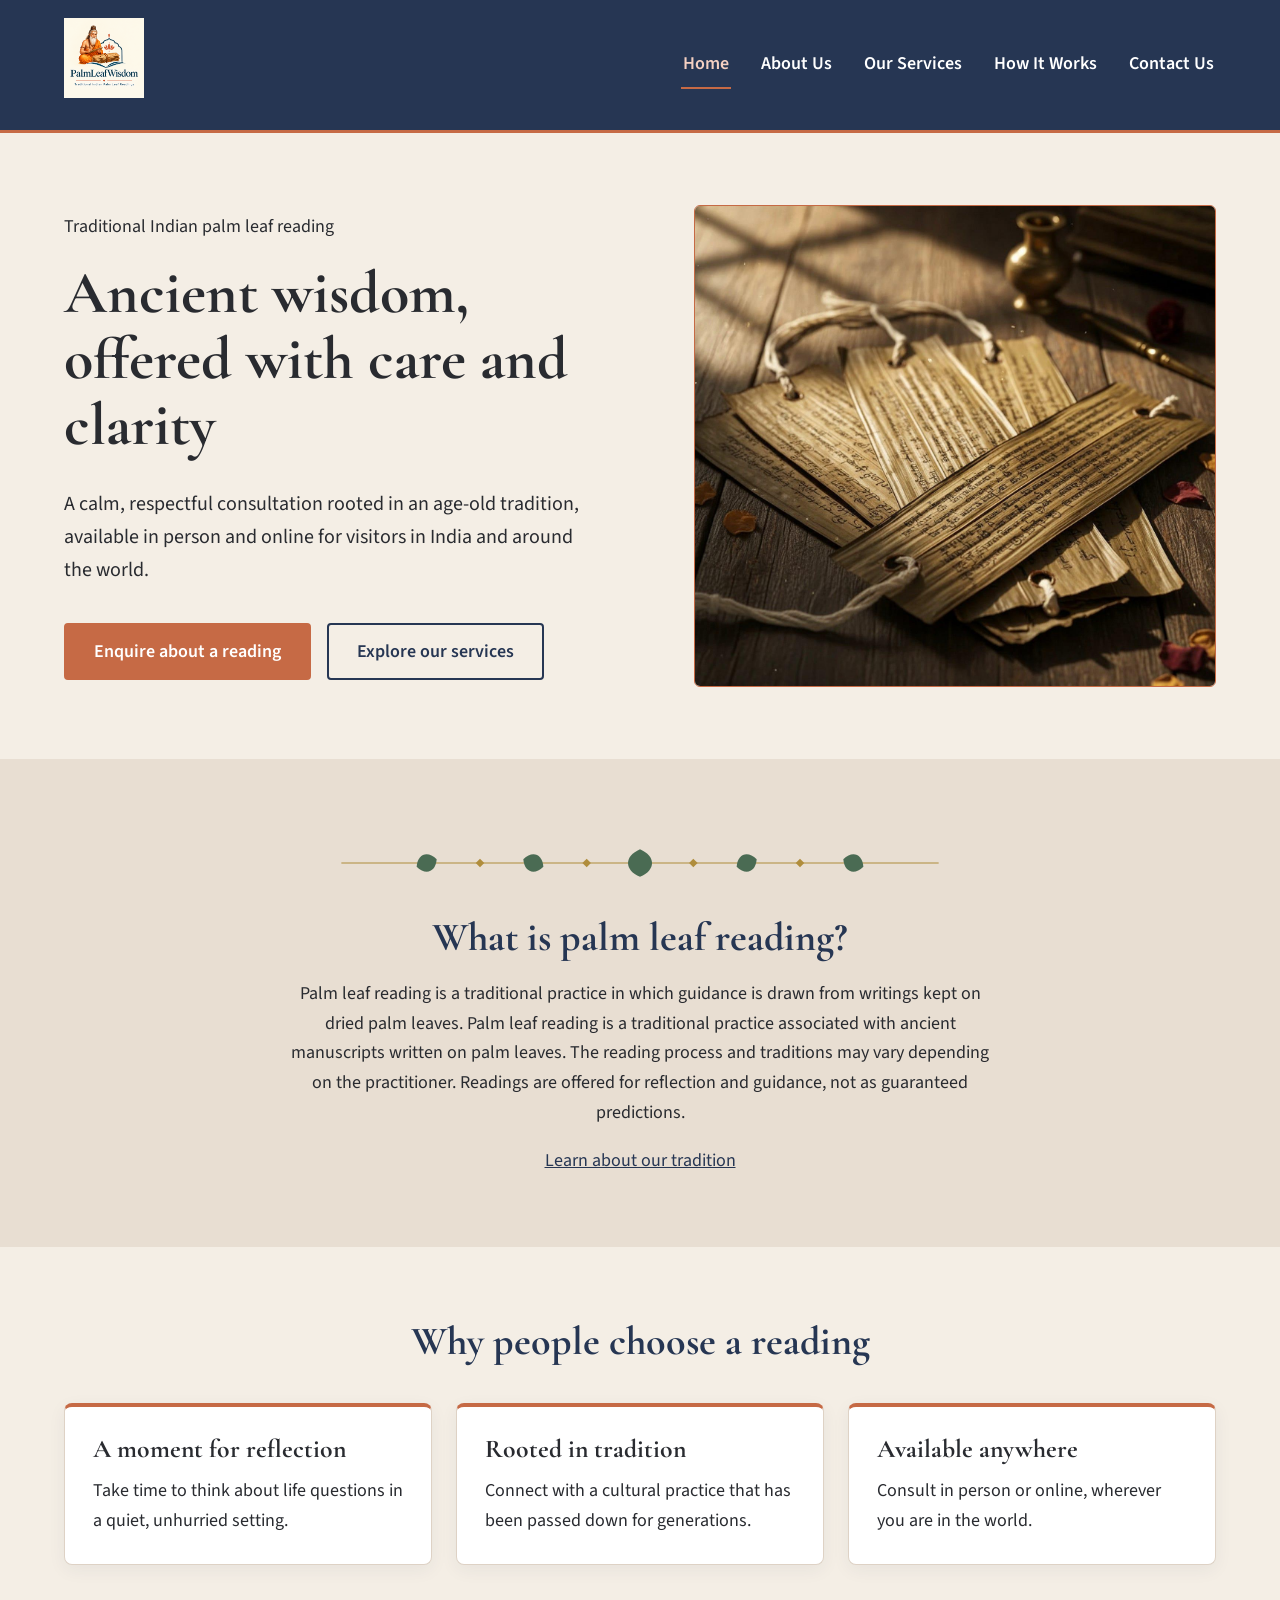
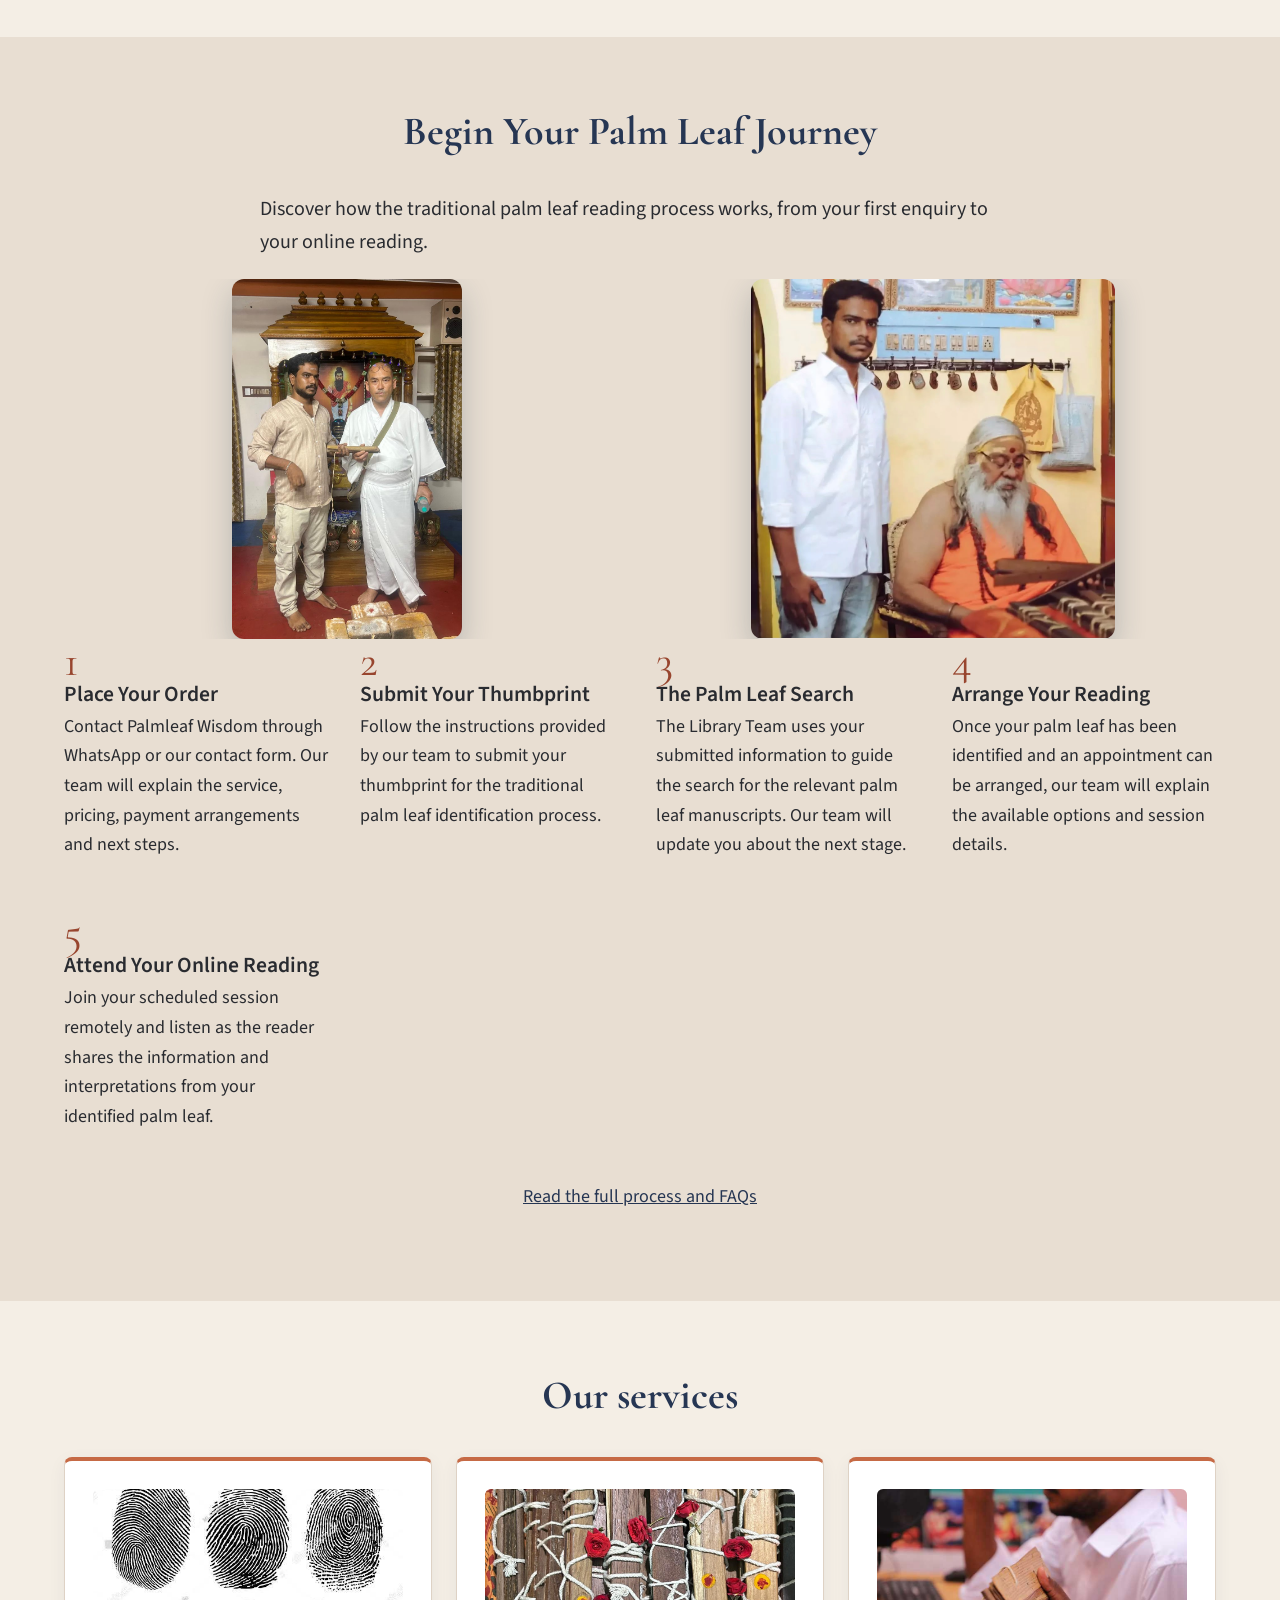
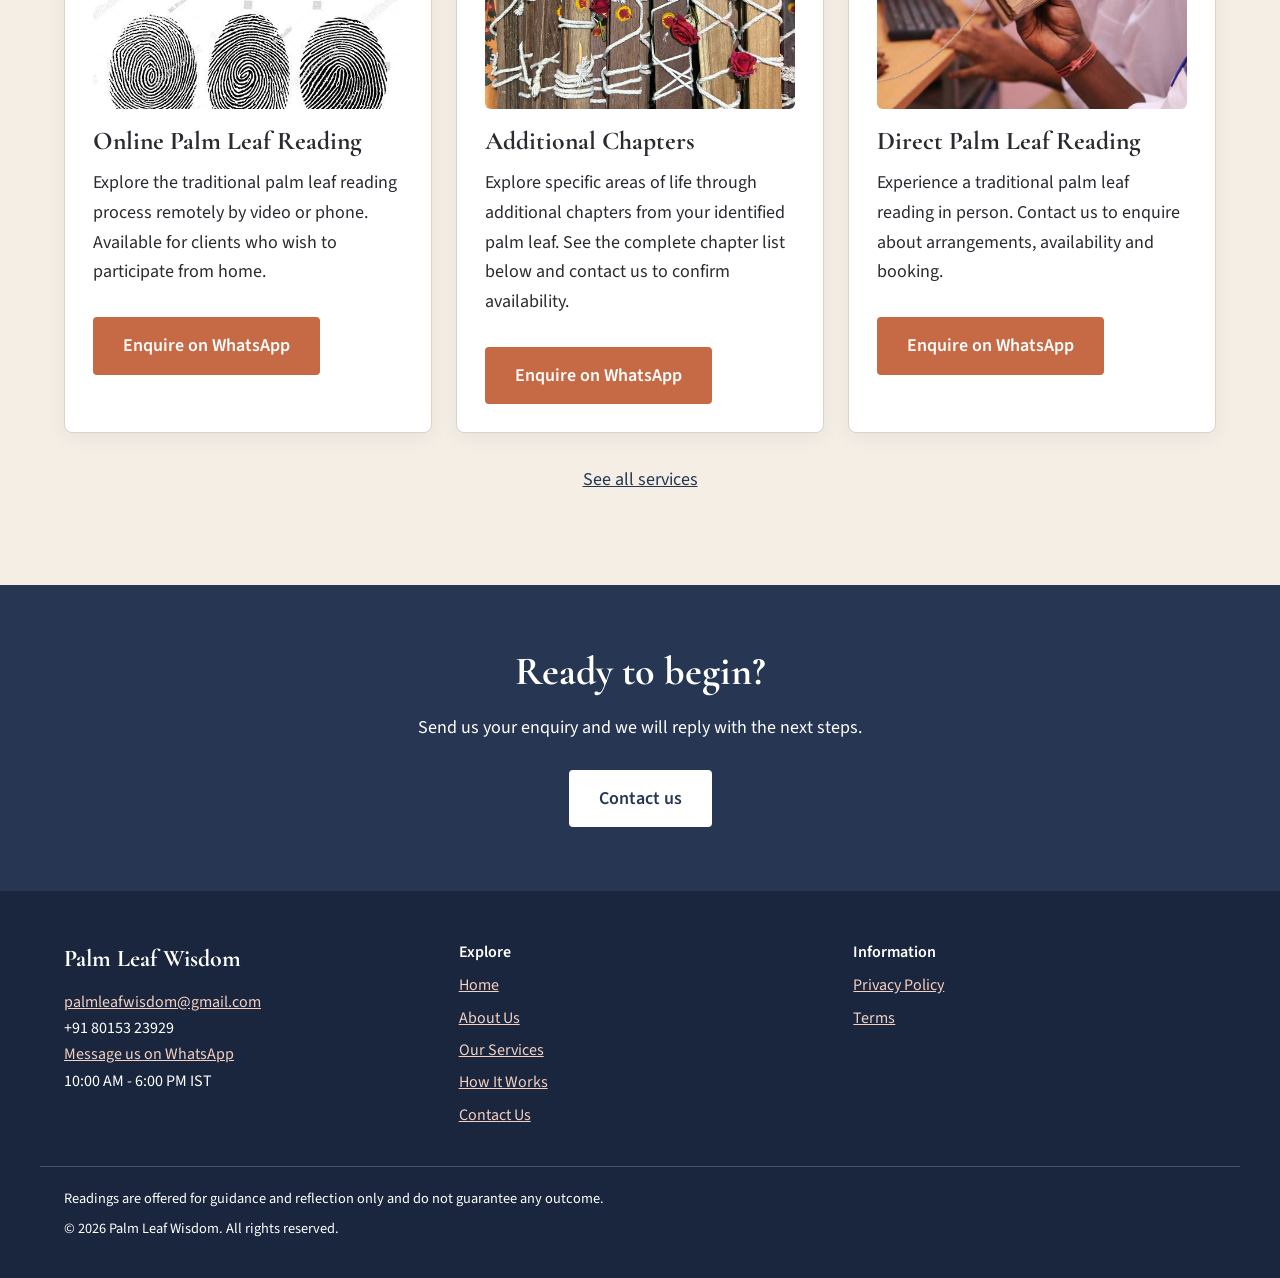
<file: index.html>
<!DOCTYPE html>
<html lang="en">
<head>
  <meta charset="utf-8">
  <meta name="viewport" content="width=device-width, initial-scale=1">

 
<title>Palm Leaf Wisdom | Traditional Indian Palm Leaf Reading</title>
<meta name="description" content="Discover traditional Indian palm leaf reading online or in person. Explore our reading process and services, with consultations in English and Tamil.">

  <meta name="google-site-verification" content="fE0jRDitgEgFu_T10aB0H3OAN9Pqrzxioel43L91tiQ">

  <link rel="icon" href="favicon.svg" type="image/svg+xml">
  <link rel="preconnect" href="https://fonts.googleapis.com">
  <link rel="preconnect" href="https://fonts.gstatic.com" crossorigin>
  <link href="https://fonts.googleapis.com/css2?family=Cormorant+Garamond:wght@600;700&family=Source+Sans+3:wght@400;600&display=swap" rel="stylesheet">
  <link rel="stylesheet" href="css/styles.css">
</head>
<body>
  <a class="skip-link" href="#main">Skip to main content</a>

  <header id="site-header">
    <!-- Menu is built by js/layout.js. This simple menu shows if JavaScript is off. -->
    <noscript>
      <nav aria-label="Main menu" class="container">
        <a href="index.html">Home</a> | <a href="about.html">About Us</a> | <a href="services.html">Our Services</a> |
        <a href="how-it-works.html">How It Works</a> | <a href="contact.html">Contact Us</a>
      </nav>
    </noscript>
  </header>

  <main id="main">

    <!-- Hero -->
    <section class="hero">
      <div class="container hero-inner">
        <div class="hero-text">
          <p>Traditional Indian palm leaf reading</p>
          <h1>Ancient wisdom, offered with care and clarity</h1>
          <p class="lead">A calm, respectful consultation rooted in an age-old tradition, available in person and online for visitors in India and around the world.</p>
          <div class="button-row">
            <a class="button" href="contact.html">Enquire about a reading</a>
            <a class="button button-outline" href="services.html">Explore our services</a>
          </div>
        </div>
        <figure class="hero-image">
          <img src="images/palm-leaf-manuscript.jpg.jpg" alt="Traditional Tamil writing on ancient palm-leaf manuscripts">
        </figure>
      </div>
    </section>

    <!-- What is palm leaf reading -->
    <section class="section section-tint">
      <div class="container narrow center">
        <img class="divider" src="images/leaf-divider.svg" width="1200" height="120" alt="">
        <h2>What is palm leaf reading?</h2>
        <p>Palm leaf reading is a traditional practice in which guidance is drawn from writings kept on dried palm leaves. Palm leaf reading is a traditional practice associated with ancient manuscripts written on palm leaves. The reading process and traditions may vary depending on the practitioner. Readings are offered for reflection and guidance, not as guaranteed predictions.</p>
        <a href="about.html">Learn about our tradition</a>
      </div>
    </section>

    <!-- Benefits -->
    <section class="section">
      <div class="container">
        <h2 class="section-title">Why people choose a reading</h2>
        <div class="cards">
          <article class="card">
            <h3>A moment for reflection</h3>
            <p>Take time to think about life questions in a quiet, unhurried setting.</p>
          </article>
          <article class="card">
            <h3>Rooted in tradition</h3>
            <p>Connect with a cultural practice that has been passed down for generations.</p>
          </article>
          <article class="card">
            <h3>Available anywhere</h3>
            <p>Consult in person or online, wherever you are in the world.</p>
          </article>
        </div>
      </div>
    </section>

  
    <!-- How it works -->
    <section class="section section-tint">
      <div class="container">
        <h2 class="section-title">Begin Your Palm Leaf Journey</h2>

        <p class="lead narrow">
          Discover how the traditional palm leaf reading process works,
          from your first enquiry to your online reading.
        </p>
        
         <div class="cards reading-photos">
          <figure class="card">
            <img
              src="images/gallery-1.jpeg"
              alt="Palm leaf reading session"
              loading="lazy">
          </figure>

          <figure class="card">
            <img
              src="images/gallery-2.jpg"
              alt="Palm leaf reading with an international client"
              loading="lazy">
          </figure>
        </div>

        <ol class="steps">
          <li>
            <h3>Place Your Order</h3>
            <p>
              Contact Palmleaf Wisdom through WhatsApp or our contact
              form. Our team will explain the service, pricing, payment
              arrangements and next steps.
            </p>
          </li>

          <li>
            <h3>Submit Your Thumbprint</h3>
            <p>
              Follow the instructions provided by our team to submit
              your thumbprint for the traditional palm leaf
              identification process.
            </p>
          </li>

          <li>
            <h3>The Palm Leaf Search</h3>
            <p>
              The Library Team uses your submitted information to
              guide the search for the relevant palm leaf manuscripts.
              Our team will update you about the next stage.
            </p>
          </li>

          <li>
            <h3>Arrange Your Reading</h3>
            <p>
              Once your palm leaf has been identified and an
              appointment can be arranged, our team will explain
              the available options and session details.
            </p>
          </li>

          <li>
            <h3>Attend Your Online Reading</h3>
            <p>
              Join your scheduled session remotely and listen as
              the reader shares the information and interpretations
              from your identified palm leaf.
            </p>
          </li>
        </ol>

        <p class="section-link">
          <a href="how-it-works.html">
            Read the full process and FAQs
          </a>
        </p>
      </div>
    </section>


    <!-- Services preview (filled in from js/config.js) -->
    <section class="section">
      <div class="container">
        <h2 class="section-title">Our services</h2>
        <div class="cards" id="services-list" data-limit="3">
          <noscript><p>Please see our <a href="services.html">services page</a>.</p></noscript>
        </div>
        <p class="section-link"><a href="services.html">See all services</a></p>
      </div>
    </section>

    <!-- Call to action -->
    <section class="cta-band">
      <div class="container">
        <h2>Ready to begin?</h2>
        <p>Send us your enquiry and we will reply with the next steps.</p>
        <a class="button button-light" href="contact.html">Contact us</a>
      </div>
    </section>

  </main>

  <footer id="site-footer">
    <!-- Footer is built by js/layout.js -->
    <noscript>
      <div class="container">
        <p><a href="privacy.html">Privacy Policy</a> | <a href="terms.html">Terms</a></p>
      </div>
    </noscript>
  </footer>

  <script src="js/config.js"></script>
  <script src="js/layout.js"></script>
</body>
</html>
</file>
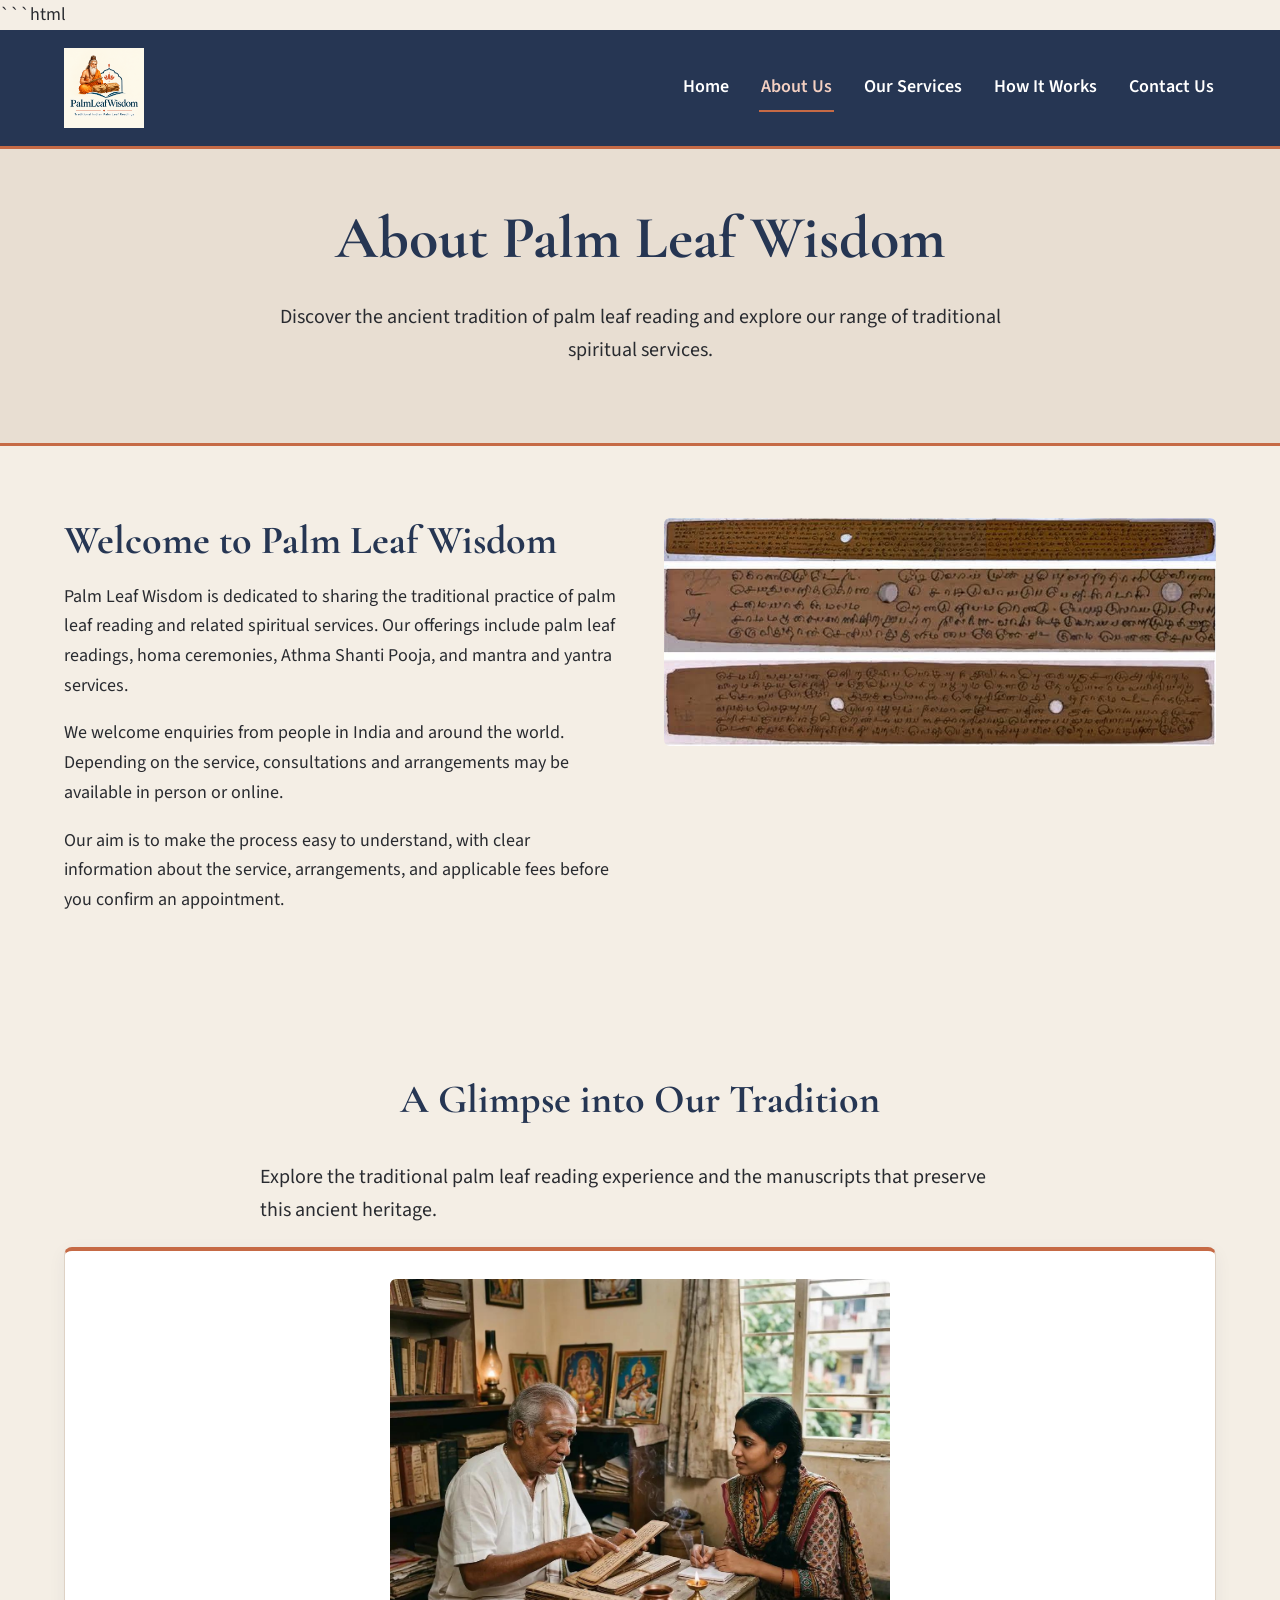
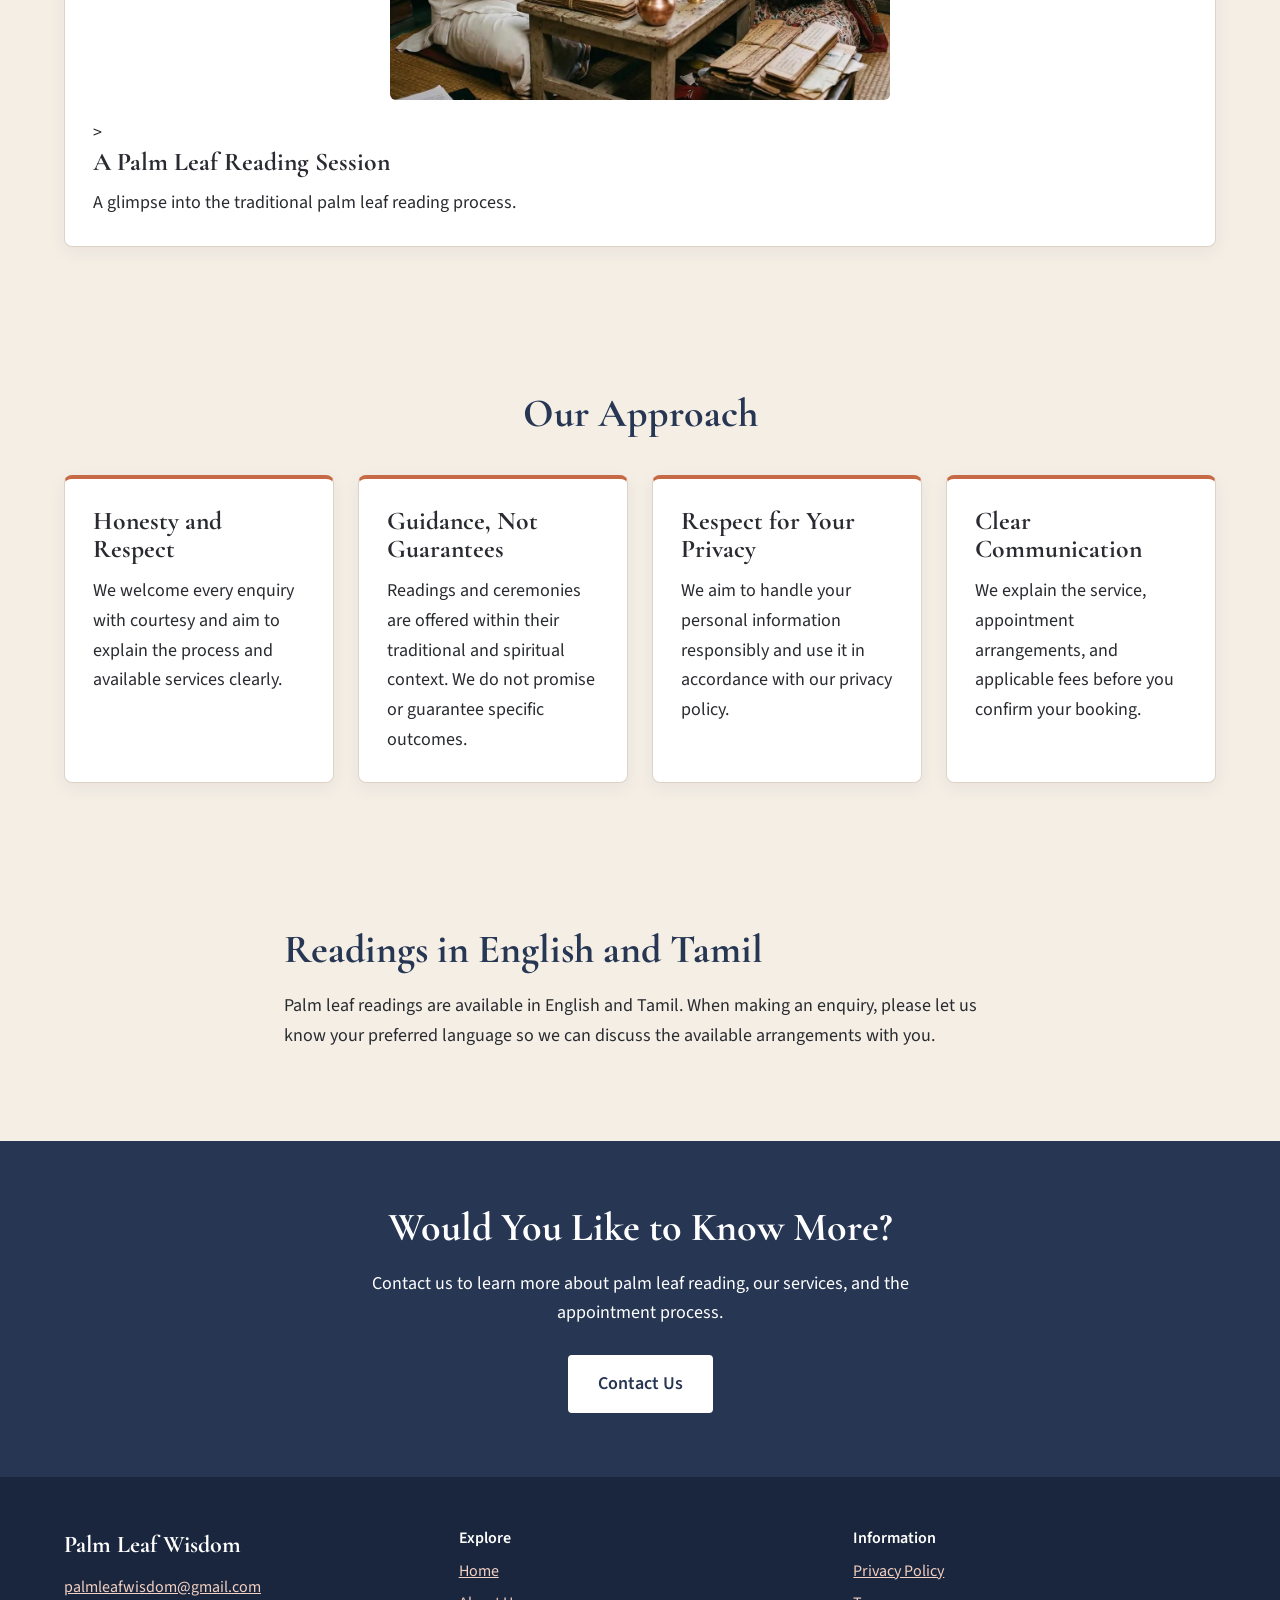
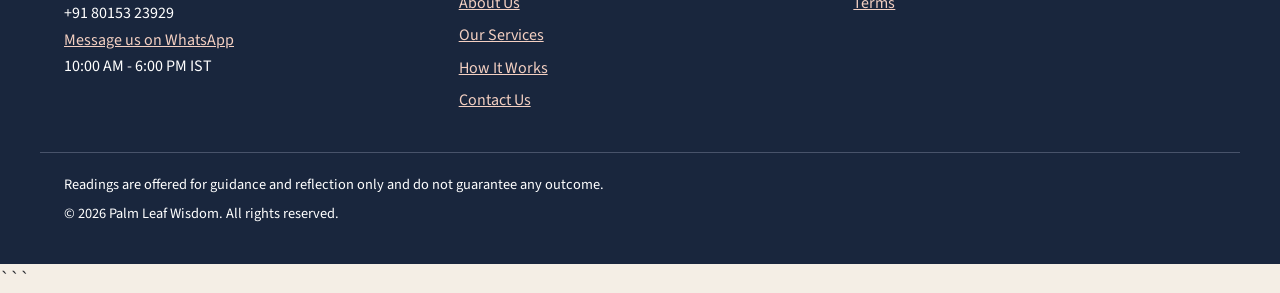
<file: about.html>
```html
<!DOCTYPE html>
<html lang="en">
<head>
  <meta charset="utf-8">
  <meta name="viewport" content="width=device-width, initial-scale=1">  
<title>About Palm Leaf Wisdom | Traditional Palm Leaf Reading</title>
<meta name="description" content="Learn about Palm Leaf Wisdom and the traditional Indian palm leaf reading process, with online and in-person consultations available in English and Tamil.">
  <link rel="icon" href="favicon.svg" type="image/svg+xml">
  <link rel="preconnect" href="https://fonts.googleapis.com">
  <link rel="preconnect" href="https://fonts.gstatic.com" crossorigin>
  <link href="https://fonts.googleapis.com/css2?family=Cormorant+Garamond:wght@600;700&family=Source+Sans+3:wght@400;600&display=swap" rel="stylesheet">
  <link rel="stylesheet" href="css/styles.css">
</head>
<body>
  <a class="skip-link" href="#main">Skip to main content</a>

  <header id="site-header">
    <noscript>
      <nav aria-label="Main menu" class="container">
        <a href="index.html">Home</a> |
        <a href="about.html" aria-current="page">About Us</a> |
        <a href="services.html">Our Services</a> |
        <a href="how-it-works.html">How It Works</a> |
        <a href="contact.html">Contact Us</a>
      </nav>
    </noscript>
  </header>

  <main id="main">

    <section class="page-hero">
      <div class="container">
        <h1>About Palm Leaf Wisdom</h1>
        <p class="lead narrow">
          Discover the ancient tradition of palm leaf reading and explore our range of traditional spiritual services.
        </p>
      </div>
    </section>

    <section class="section">
      <div class="container two-col">
        <div>
          <h2>Welcome to Palm Leaf Wisdom</h2>
          <p>
            Palm Leaf Wisdom is dedicated to sharing the traditional practice of palm leaf reading and related spiritual services. Our offerings include palm leaf readings, homa ceremonies, Athma Shanti Pooja, and mantra and yantra services.
          </p>
          <p>
            We welcome enquiries from people in India and around the world. Depending on the service, consultations and arrangements may be available in person or online.
          </p>
          <p>
            Our aim is to make the process easy to understand, with clear information about the service, arrangements, and applicable fees before you confirm an appointment.
          </p>
        </div>
        <img src="images/leaf-2.jpg" alt="Traditional palm leaf manuscripts" style="width:100%;height:auto;border-radius:6px">
      </div>
    </section>

  
<section class="section">
  <div class="container">
    <h2 class="section-title">A Glimpse into Our Tradition</h2>
    <p class="lead narrow">
      Explore the traditional palm leaf reading experience and the manuscripts
      that preserve this ancient heritage.
    </p>

    <div class="cards">
      <article class="card">
       

<img
  src="images/reading-session.jpg.jpg"
  alt="Palm leaf reading session"
  loading="lazy"
  style="display:block;width:100%;max-width:500px;height:auto;object-fit:contain;border-radius:6px;margin:0 auto 18px"
>

        >
        <h3>A Palm Leaf Reading Session</h3>
        <p>A glimpse into the traditional palm leaf reading process.</p>
      </article>
    </div>
  </div>
</section>


    <section class="section">
      <div class="container">
        <h2 class="section-title">Our Approach</h2>
        <div class="cards">
          <article class="card">
            <h3>Honesty and Respect</h3>
            <p>We welcome every enquiry with courtesy and aim to explain the process and available services clearly.</p>
          </article>
          <article class="card">
            <h3>Guidance, Not Guarantees</h3>
            <p>Readings and ceremonies are offered within their traditional and spiritual context. We do not promise or guarantee specific outcomes.</p>
          </article>
          <article class="card">
            <h3>Respect for Your Privacy</h3>
            <p>We aim to handle your personal information responsibly and use it in accordance with our privacy policy.</p>
          </article>
          <article class="card">
            <h3>Clear Communication</h3>
            <p>We explain the service, appointment arrangements, and applicable fees before you confirm your booking.</p>
          </article>
        </div>
      </div>
    </section>

    <section class="section">
      <div class="container narrow">
        <h2>Readings in English and Tamil</h2>
        <p>
          Palm leaf readings are available in English and Tamil. When making an enquiry, please let us know your preferred language so we can discuss the available arrangements with you.
        </p>
      </div>
    </section>

    <section class="cta-band">
      <div class="container">
        <h2>Would You Like to Know More?</h2>
        <p>Contact us to learn more about palm leaf reading, our services, and the appointment process.</p>
        <a class="button button-light" href="contact.html">Contact Us</a>
      </div>
    </section>

  </main>

  <footer id="site-footer">
    <noscript>
      <div class="container">
        <p><a href="privacy.html">Privacy Policy</a> | <a href="terms.html">Terms</a></p>
      </div>
    </noscript>
  </footer>

  <script src="js/config.js"></script>
  <script src="js/layout.js"></script>
</body>
</html>
```
</file>
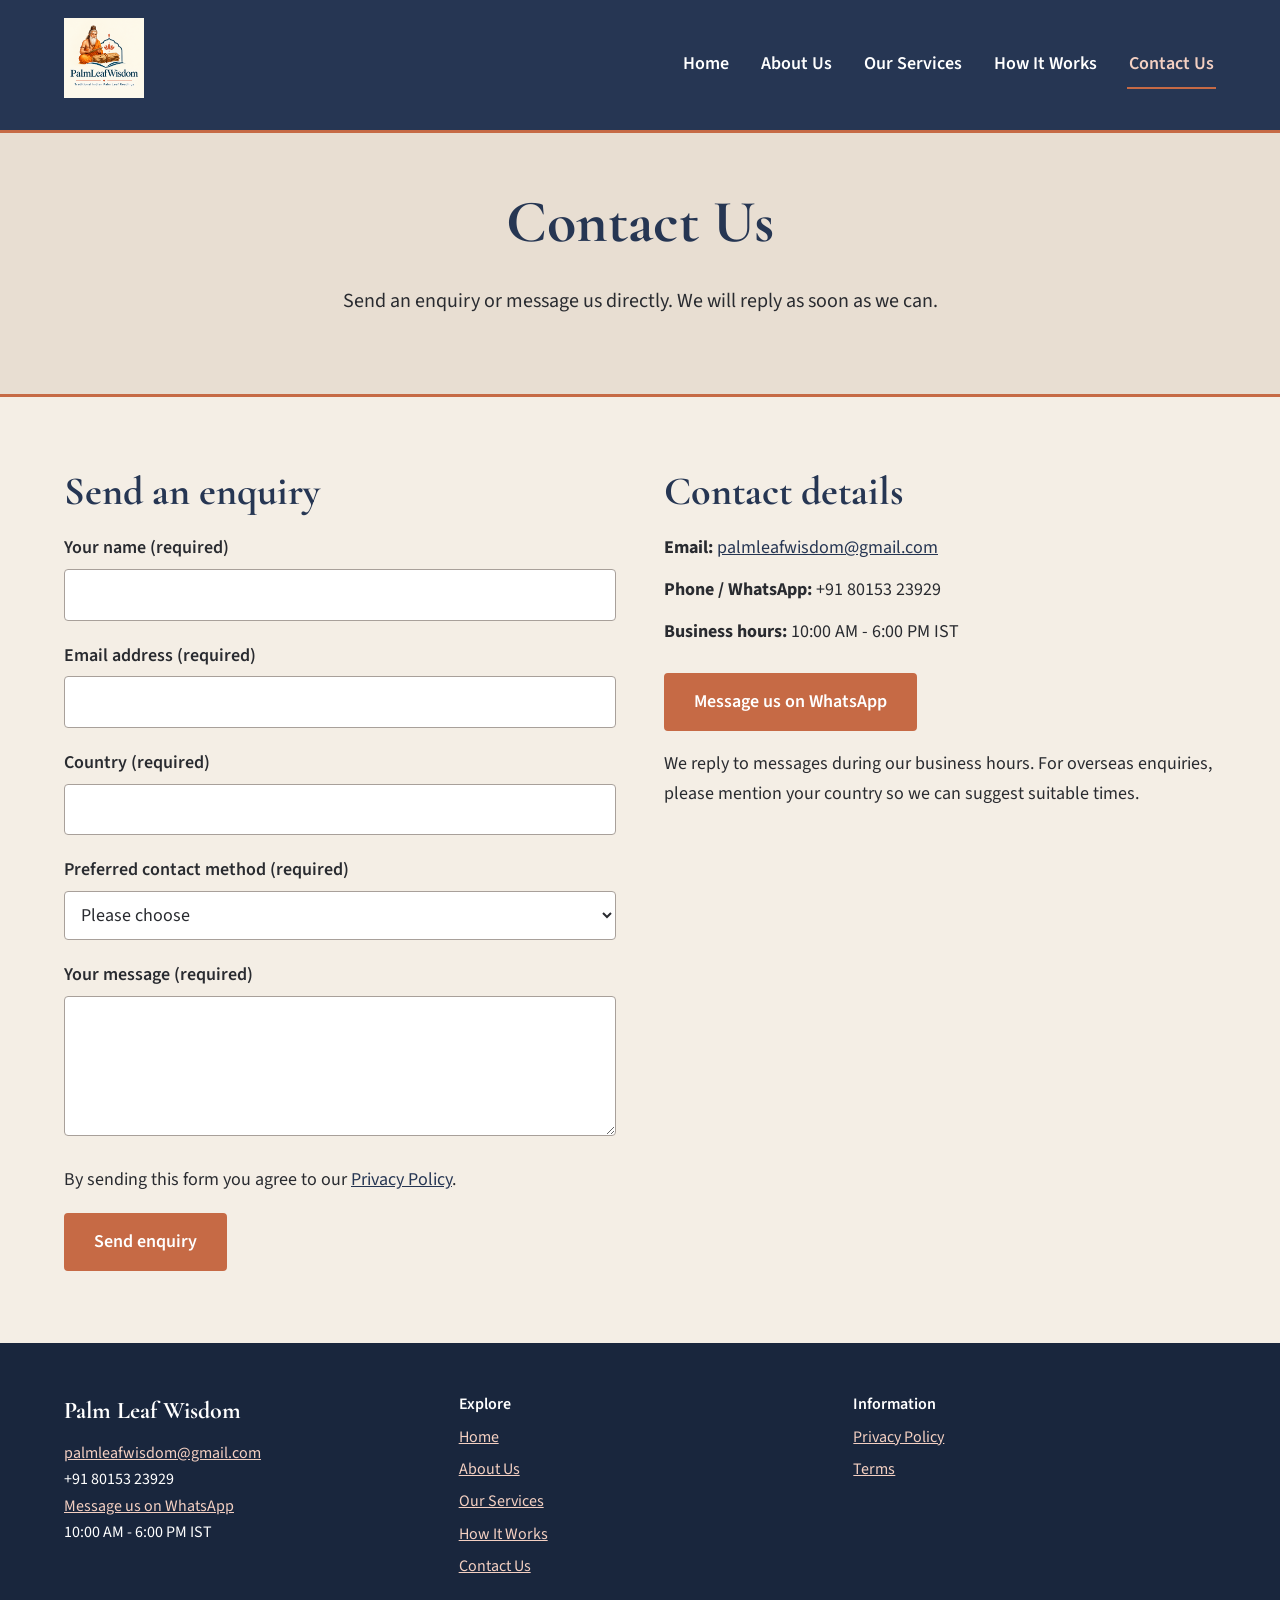
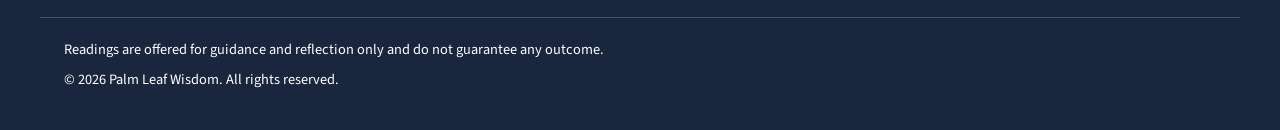
<file: contact.html>
<!DOCTYPE html>
<html lang="en">
<head>
  <meta charset="utf-8">
  <meta name="viewport" content="width=device-width, initial-scale=1"> 
<title>Contact Palm Leaf Wisdom | Palm Leaf Reading Enquiries</title>
<meta name="description" content="Contact Palm Leaf Wisdom to enquire about traditional Indian palm leaf reading, online and in-person consultations, available services, and appointments.">
  <link rel="icon" href="favicon.svg" type="image/svg+xml">
  <link rel="preconnect" href="https://fonts.googleapis.com">
  <link rel="preconnect" href="https://fonts.gstatic.com" crossorigin>
  <link href="https://fonts.googleapis.com/css2?family=Cormorant+Garamond:wght@600;700&family=Source+Sans+3:wght@400;600&display=swap" rel="stylesheet">
  <link rel="stylesheet" href="css/styles.css">
</head>
<body>
  <a class="skip-link" href="#main">Skip to main content</a>

  <header id="site-header">
    <!-- Menu is built by js/layout.js. This simple menu shows if JavaScript is off. -->
    <noscript>
      <nav aria-label="Main menu" class="container">
        <a href="index.html">Home</a> | <a href="about.html">About Us</a> | <a href="services.html">Our Services</a> |
        <a href="how-it-works.html">How It Works</a> | <a href="contact.html">Contact Us</a>
      </nav>
    </noscript>
  </header>

  <main id="main">

    <section class="page-hero">
      <div class="container">
        <h1>Contact Us</h1>
        <p class="lead narrow">Send an enquiry or message us directly. We will reply as soon as we can.</p>
      </div>
    </section>

    <section class="section">
      <div class="container two-col">

        <div>
          <h2>Send an enquiry</h2>
          <p class="notice" id="form-notice"><strong>Not connected yet.</strong> This form is switched off until the form service is set up and tested. Please use WhatsApp or email for now.</p>
          <div id="form-status" role="status" aria-live="polite" tabindex="-1"></div>
          <form id="enquiry-form" novalidate>
            <div class="form-field">
              <label for="name">Your name (required)</label>
              <input type="text" id="name" name="name" autocomplete="name" required>
            </div>
            <div class="form-field">
              <label for="email">Email address (required)</label>
              <input type="email" id="email" name="email" autocomplete="email" required>
            </div>
            <div class="form-field">
              <label for="country">Country (required)</label>
              <input type="text" id="country" name="country" autocomplete="country-name" required>
            </div>
            <div class="form-field">
              <label for="contact-method">Preferred contact method (required)</label>
              <select id="contact-method" name="contact_method" required>
                <option value="">Please choose</option>
                <option>Email</option>
                <option>WhatsApp</option>
                <option>Phone call</option>
                <option>Video call</option>
              </select>
            </div>
            <div class="form-field">
              <label for="message">Your message (required)</label>
              <textarea id="message" name="message" required></textarea>
            </div>
            <div class="hp" aria-hidden="true"><label>Leave this box empty <input type="checkbox" name="botcheck" tabindex="-1" autocomplete="off"></label></div>
            <p>By sending this form you agree to our <a href="privacy.html">Privacy Policy</a>.</p>
            <button class="button" type="submit" disabled>Send enquiry</button>
          </form>
        </div>

        <div>
          <h2>Contact details</h2>
          <div id="contact-details"></div>
          <p><a class="button" href="#" data-whatsapp>Message us on WhatsApp</a></p>
          <p>We reply to messages during our business hours. For overseas enquiries, please mention your country so we can suggest suitable times.</p>
        </div>

      </div>
    </section>

  </main>

  <footer id="site-footer">
    <!-- Footer is built by js/layout.js -->
    <noscript>
      <div class="container">
        <p><a href="privacy.html">Privacy Policy</a> | <a href="terms.html">Terms</a></p>
      </div>
    </noscript>
  </footer>

  <script src="js/config.js"></script>
  <script src="js/layout.js"></script>
  <script src="js/contact-form.js"></script>
</body>
</html>
</file>
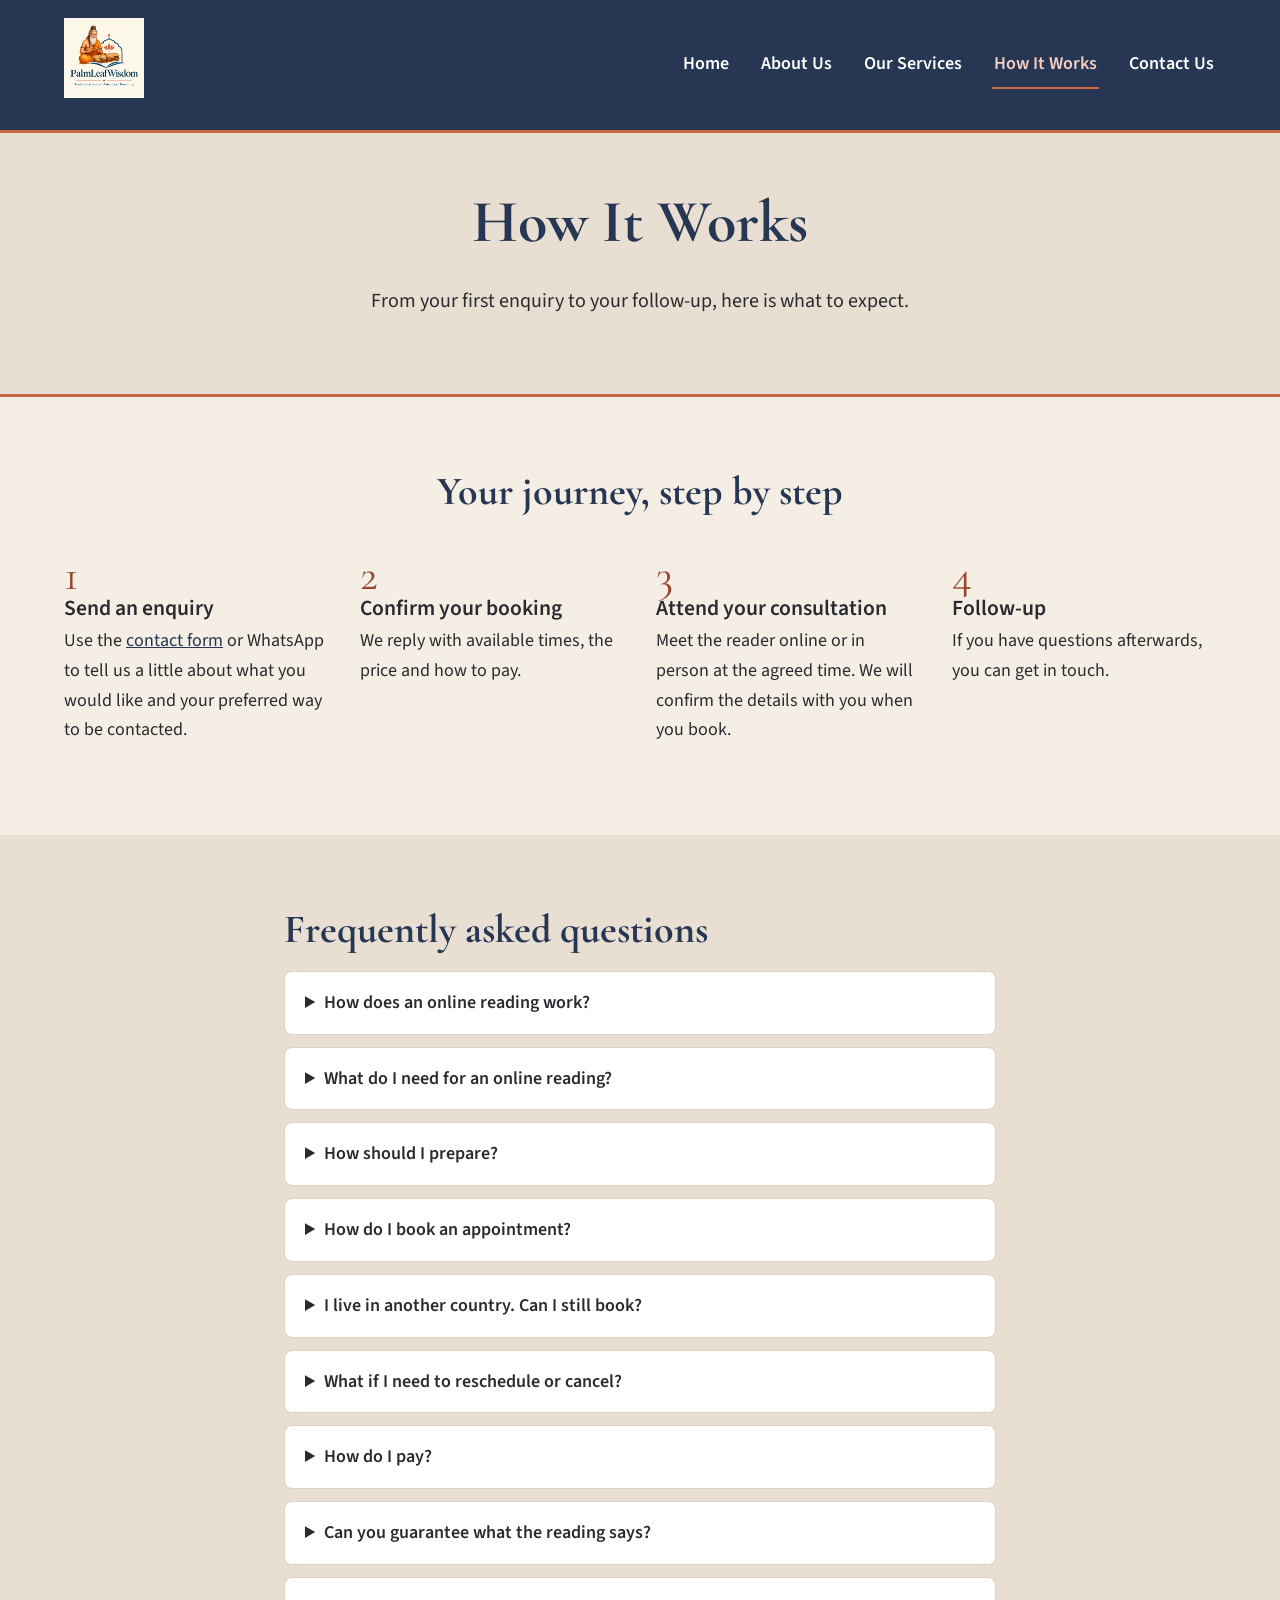
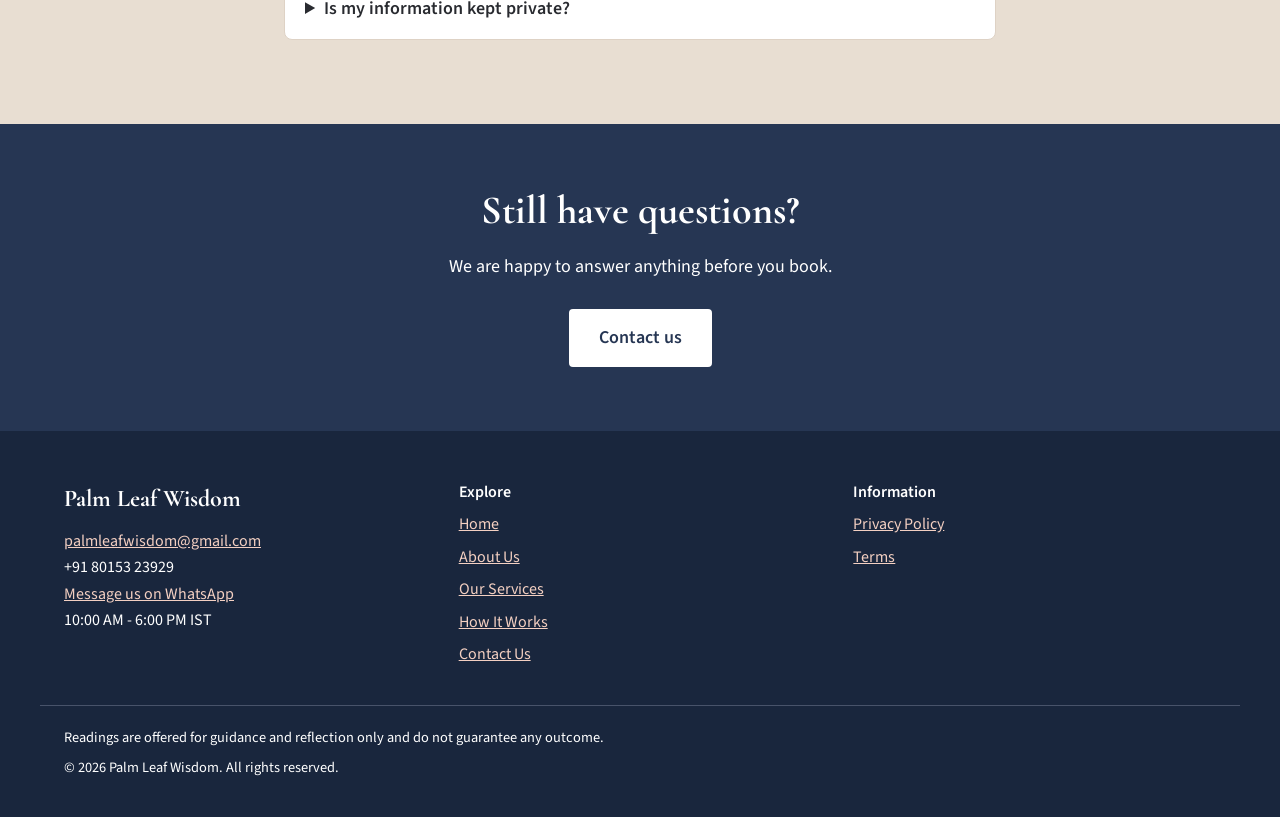
<file: how-it-works.html>
<!DOCTYPE html>
<html lang="en">
<head>
  <meta charset="utf-8">
  <meta name="viewport" content="width=device-width, initial-scale=1"> 
<title>How Palm Leaf Reading Works & FAQs | Palm Leaf Wisdom</title>
<meta name="description" content="Learn how to book and attend a traditional Indian palm leaf reading online or in person. Find answers to common questions about the reading process.">
  <link rel="icon" href="favicon.svg" type="image/svg+xml">
  <link rel="preconnect" href="https://fonts.googleapis.com">
  <link rel="preconnect" href="https://fonts.gstatic.com" crossorigin>
  <link href="https://fonts.googleapis.com/css2?family=Cormorant+Garamond:wght@600;700&family=Source+Sans+3:wght@400;600&display=swap" rel="stylesheet">
  <link rel="stylesheet" href="css/styles.css">
</head>
<body>
  <a class="skip-link" href="#main">Skip to main content</a>

  <header id="site-header">
    <!-- Menu is built by js/layout.js. This simple menu shows if JavaScript is off. -->
    <noscript>
      <nav aria-label="Main menu" class="container">
        <a href="index.html">Home</a> | <a href="about.html">About Us</a> | <a href="services.html">Our Services</a> |
        <a href="how-it-works.html">How It Works</a> | <a href="contact.html">Contact Us</a>
      </nav>
    </noscript>
  </header>

  <main id="main">

    <section class="page-hero">
      <div class="container">
        <h1>How It Works</h1>
        <p class="lead narrow">From your first enquiry to your follow-up, here is what to expect.</p>
      </div>
    </section>

    <section class="section">
      <div class="container">
        <h2 class="section-title">Your journey, step by step</h2>
        <ol class="steps">
          <li><h3>Send an enquiry</h3><p>Use the <a href="contact.html">contact form</a> or WhatsApp to tell us a little about what you would like and your preferred way to be contacted.</p></li>
          <li><h3>Confirm your booking</h3><p>We reply with available times, the price and how to pay.</p></li>
          <li><h3>Attend your consultation</h3><p>Meet the reader online or in person at the agreed time. We will confirm the details with you when you book.</p></li>
          <li><h3>Follow-up</h3><p>If you have questions afterwards, you can get in touch.</p></li>
        </ol>
      </div>
    </section>

    <section class="section section-tint">
      <div class="container narrow">
        <h2>Frequently asked questions</h2>
        <details>
          <summary>How does an online reading work?</summary>
          <p>Online readings are held remotely at a time we agree with you, so you can join from anywhere. We will confirm how the session will be held and how long it lasts when you book.</p>
        </details>
        <details>
          <summary>What do I need for an online reading?</summary>
          <p>A phone, tablet or computer with a stable internet connection, and a quiet place where you will not be interrupted.</p>
        </details>
        <details>
          <summary>How should I prepare?</summary>
          <p>Think about the questions you would like to explore. If the reader needs any details from you, we will tell you when you book.</p>
        </details>
        <details>
          <summary>How do I book an appointment?</summary>
          <p>Send an enquiry through the contact form or WhatsApp. We reply during business hours, 10:00 AM to 6:00 PM IST, with available times, the price and how to pay.</p>
        </details>
        <details>
          <summary>I live in another country. Can I still book?</summary>
          <p>Yes. Tell us your country and we will suggest times that suit your time zone.</p>
        </details>
        <details>
          <summary>What if I need to reschedule or cancel?</summary>
          <p>Please contact us as early as you can if you need to change your appointment, and we will agree a new time with you.</p>
        </details>
        <details>
          <summary>How do I pay?</summary>
          <p>We will share the accepted payment methods and when payment is due when you send your enquiry.</p>
        </details>
        <details>
          <summary>Can you guarantee what the reading says?</summary>
          <p>No. Readings are offered for guidance and reflection, and no outcome is promised or guaranteed.</p>
        </details>
        <details>
          <summary>Is my information kept private?</summary>
          <p>Your details are used only to respond to your enquiry and arrange your consultation. See our <a href="privacy.html">Privacy Policy</a> for details.</p>
        </details>
      </div>
    </section>

    <section class="cta-band">
      <div class="container">
        <h2>Still have questions?</h2>
        <p>We are happy to answer anything before you book.</p>
        <a class="button button-light" href="contact.html">Contact us</a>
      </div>
    </section>

  </main>

  <footer id="site-footer">
    <!-- Footer is built by js/layout.js -->
    <noscript>
      <div class="container">
        <p><a href="privacy.html">Privacy Policy</a> | <a href="terms.html">Terms</a></p>
      </div>
    </noscript>
  </footer>

  <script src="js/config.js"></script>
  <script src="js/layout.js"></script>
</body>
</html>
</file>
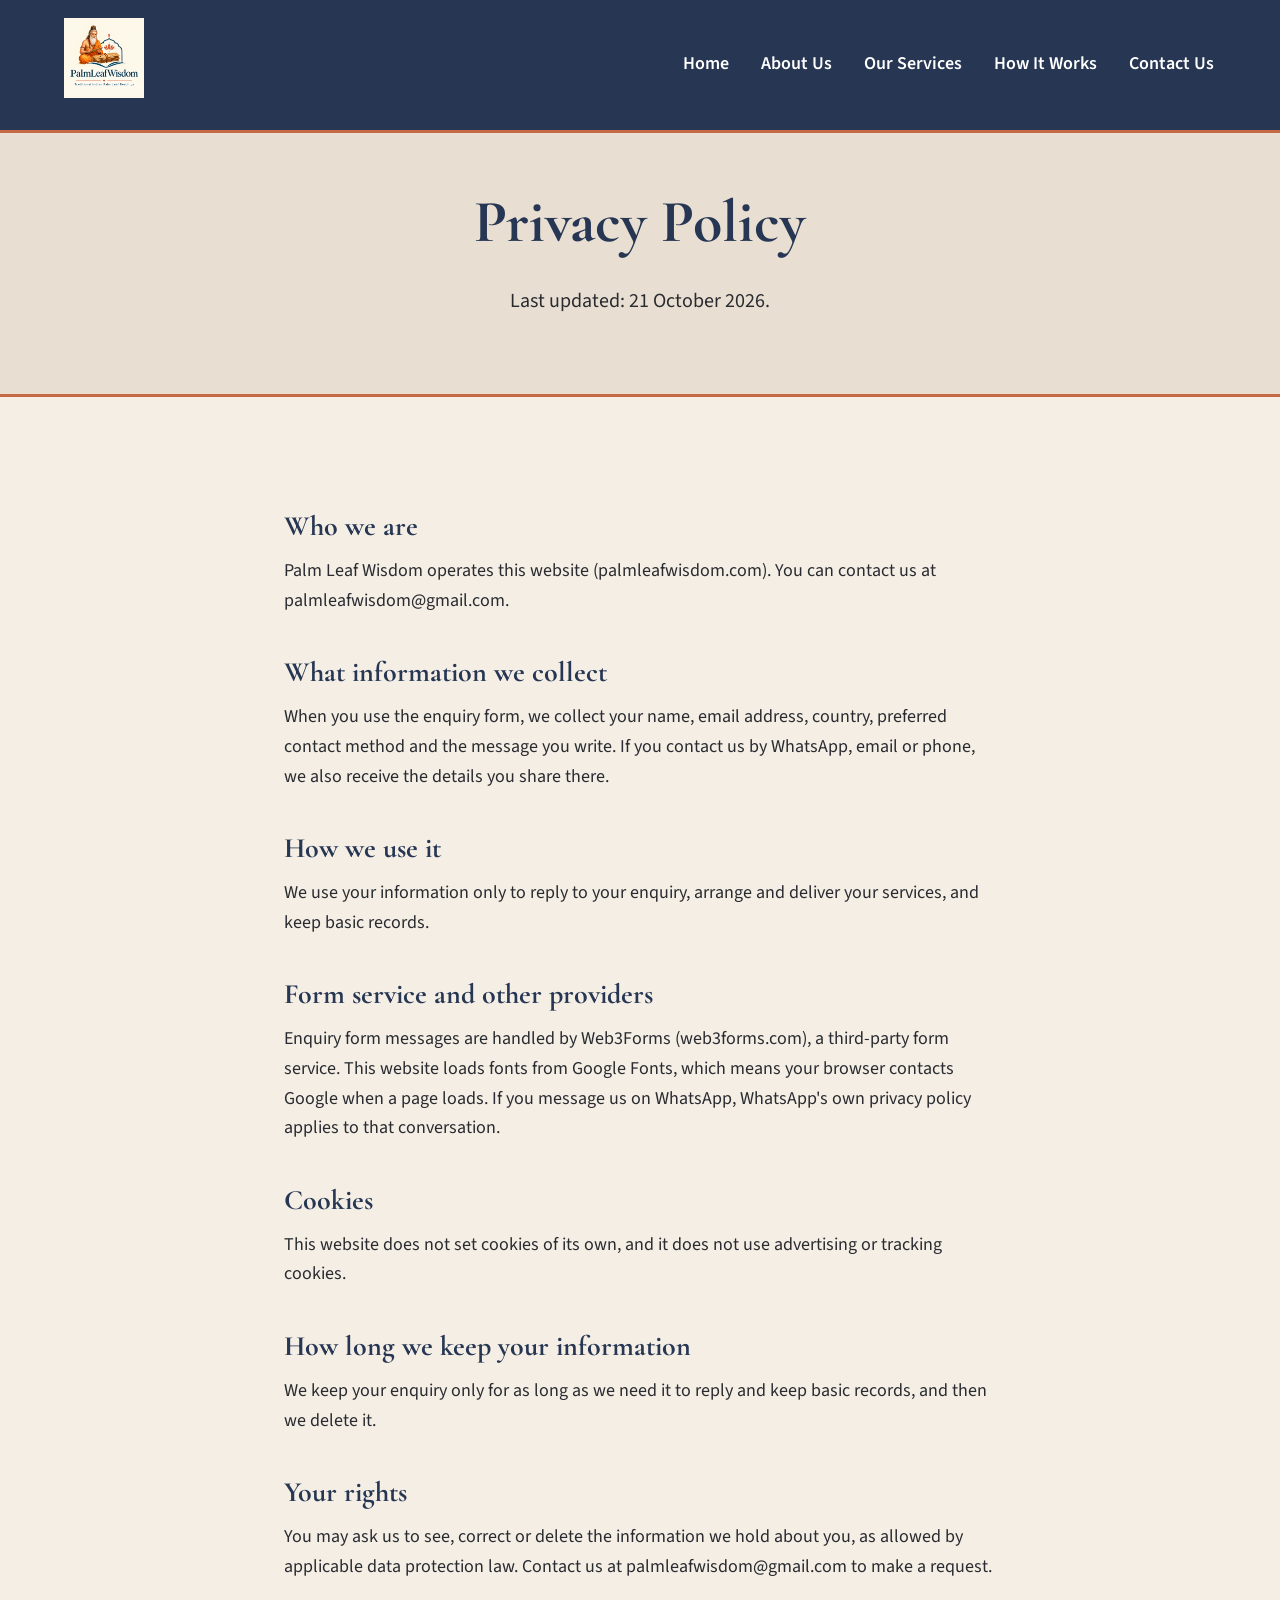
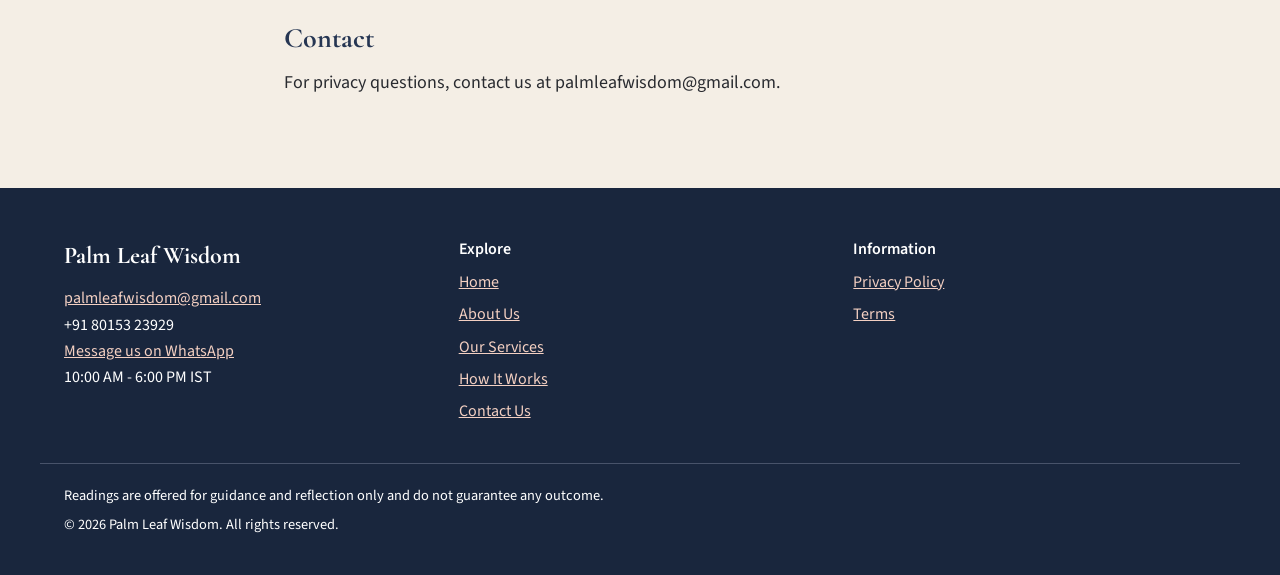
<file: privacy.html>
<!DOCTYPE html>
<html lang="en">
<head>
  <meta charset="utf-8">
  <meta name="viewport" content="width=device-width, initial-scale=1">
  <title>Privacy Policy | Palm Leaf Wisdom</title>
  <meta name="description" content="Draft privacy policy explaining what information is collected through the enquiry form and how it is used.">
  <link rel="icon" href="favicon.svg" type="image/svg+xml">
  <link rel="preconnect" href="https://fonts.googleapis.com">
  <link rel="preconnect" href="https://fonts.gstatic.com" crossorigin>
  <link href="https://fonts.googleapis.com/css2?family=Cormorant+Garamond:wght@600;700&family=Source+Sans+3:wght@400;600&display=swap" rel="stylesheet">
  <link rel="stylesheet" href="css/styles.css">
</head>
<body>
  <a class="skip-link" href="#main">Skip to main content</a>

  <header id="site-header">
    <!-- Menu is built by js/layout.js. This simple menu shows if JavaScript is off. -->
    <noscript>
      <nav aria-label="Main menu" class="container">
        <a href="index.html">Home</a> | <a href="about.html">About Us</a> | <a href="services.html">Our Services</a> |
        <a href="how-it-works.html">How It Works</a> | <a href="contact.html">Contact Us</a>
      </nav>
    </noscript>
  </header>

  <main id="main">

    <section class="page-hero">
      <div class="container">
        <h1>Privacy Policy</h1>
        <p class="lead narrow">Last updated: 21 October 2026.</p>
      </div>
    </section>

    <section class="section">
      <div class="container prose">
        <h2>Who we are</h2>
        <p>Palm Leaf Wisdom operates this website (palmleafwisdom.com). You can contact us at palmleafwisdom@gmail.com.</p>

        <h2>What information we collect</h2>
        <p>When you use the enquiry form, we collect your name, email address, country, preferred contact method and the message you write. If you contact us by WhatsApp, email or phone, we also receive the details you share there.</p>

        <h2>How we use it</h2>
        <p>We use your information only to reply to your enquiry, arrange and deliver your services, and keep basic records.</p>

        <h2>Form service and other providers</h2>
        <p>Enquiry form messages are handled by Web3Forms (web3forms.com), a third-party form service. This website loads fonts from Google Fonts, which means your browser contacts Google when a page loads. If you message us on WhatsApp, WhatsApp's own privacy policy applies to that conversation.</p>

        <h2>Cookies</h2>
        <p>This website does not set cookies of its own, and it does not use advertising or tracking cookies.</p>

        <h2>How long we keep your information</h2>
        <p>We keep your enquiry only for as long as we need it to reply and keep basic records, and then we delete it.</p>

        <h2>Your rights</h2>
        <p>You may ask us to see, correct or delete the information we hold about you, as allowed by applicable data protection law. Contact us at palmleafwisdom@gmail.com to make a request.</p>

        <h2>Contact</h2>
        <p>For privacy questions, contact us at palmleafwisdom@gmail.com.</p>
      </div>
    </section>

  </main>

  <footer id="site-footer">
    <!-- Footer is built by js/layout.js -->
    <noscript>
      <div class="container">
        <p><a href="privacy.html">Privacy Policy</a> | <a href="terms.html">Terms</a></p>
      </div>
    </noscript>
  </footer>

  <script src="js/config.js"></script>
  <script src="js/layout.js"></script>
</body>
</html>
</file>
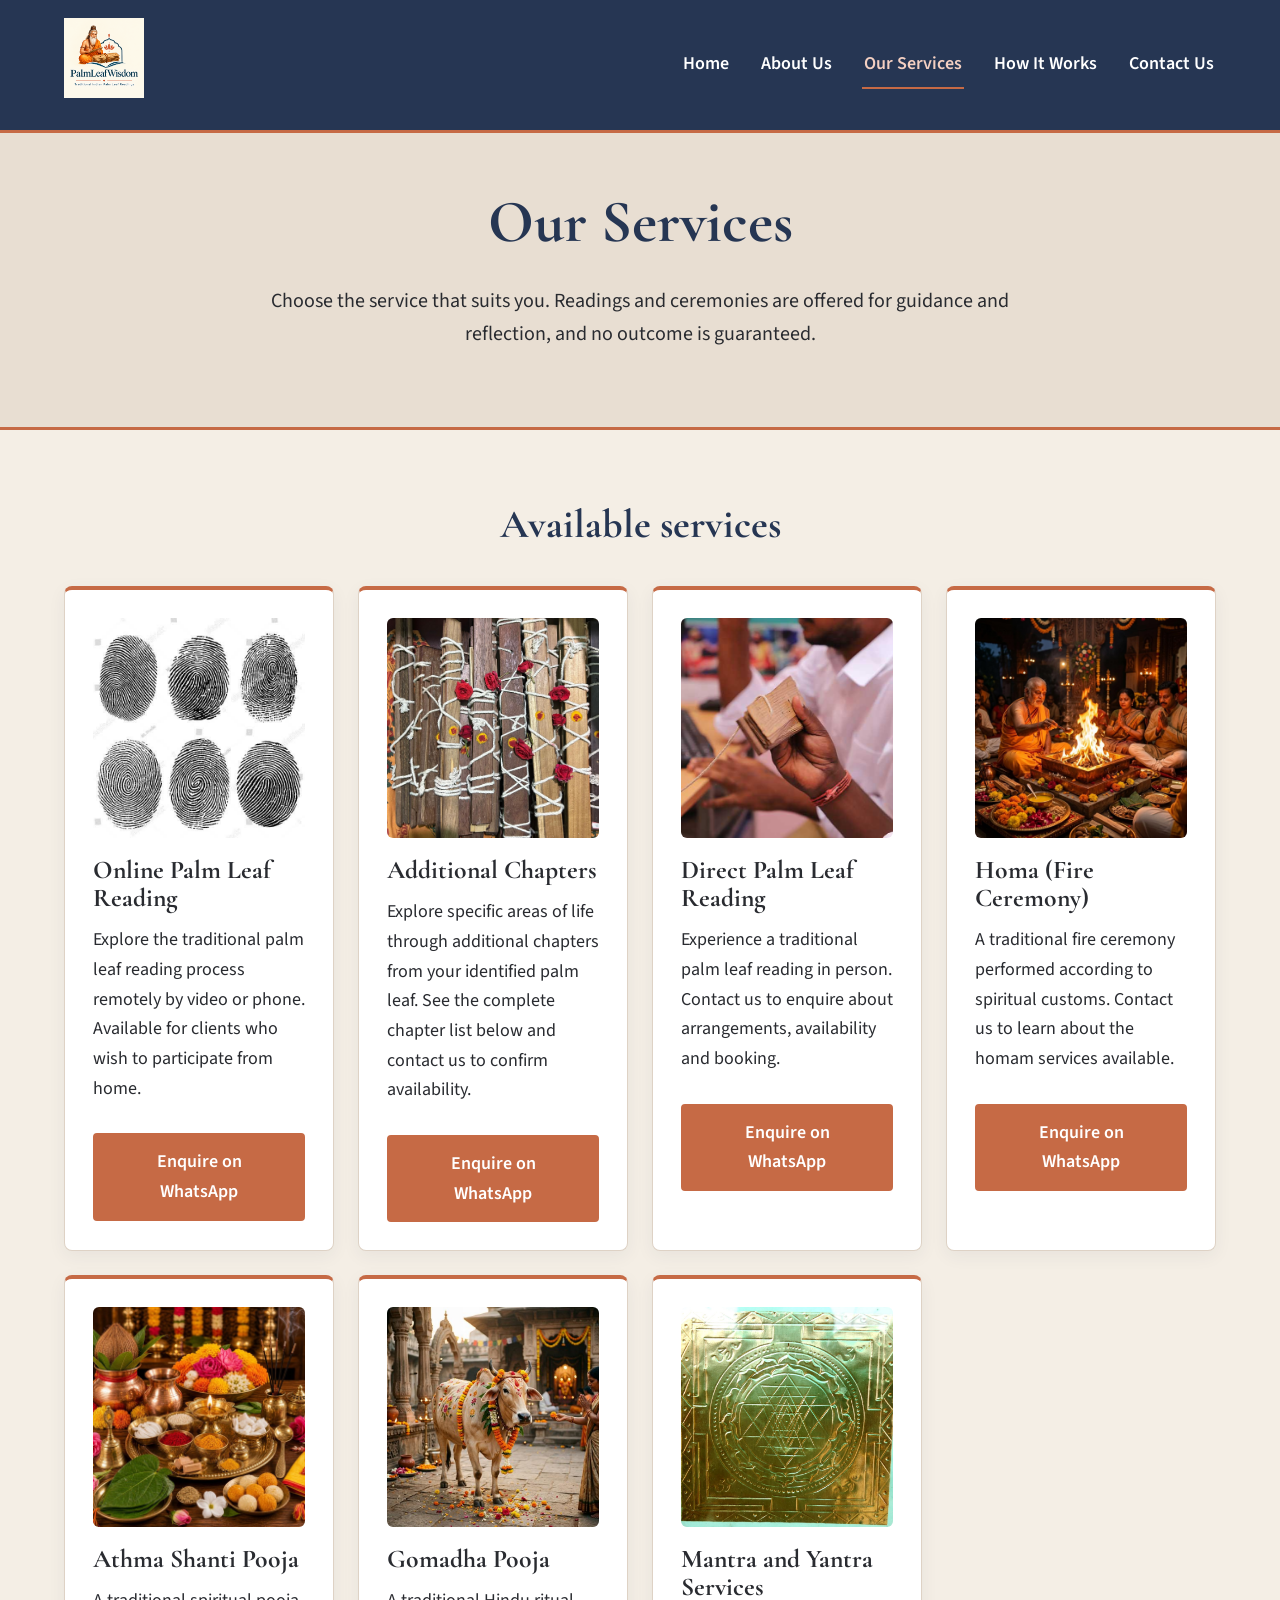
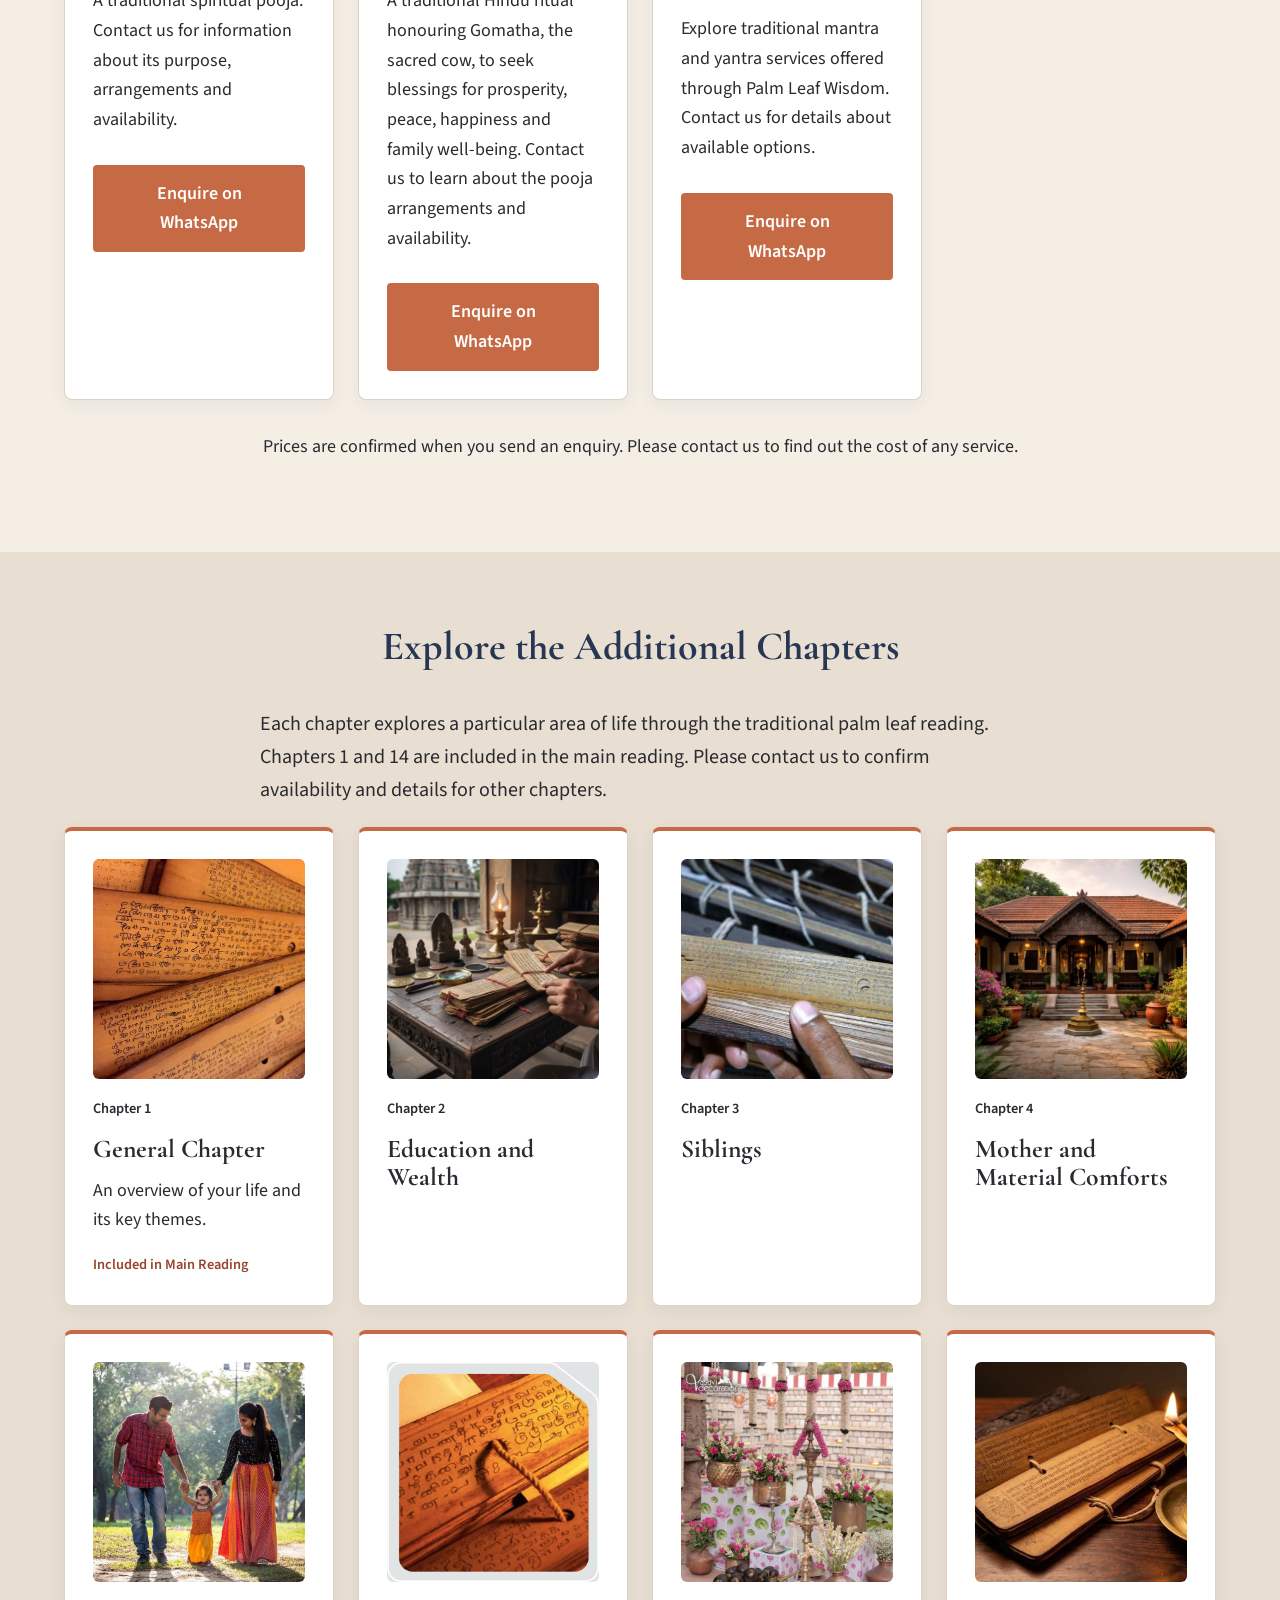
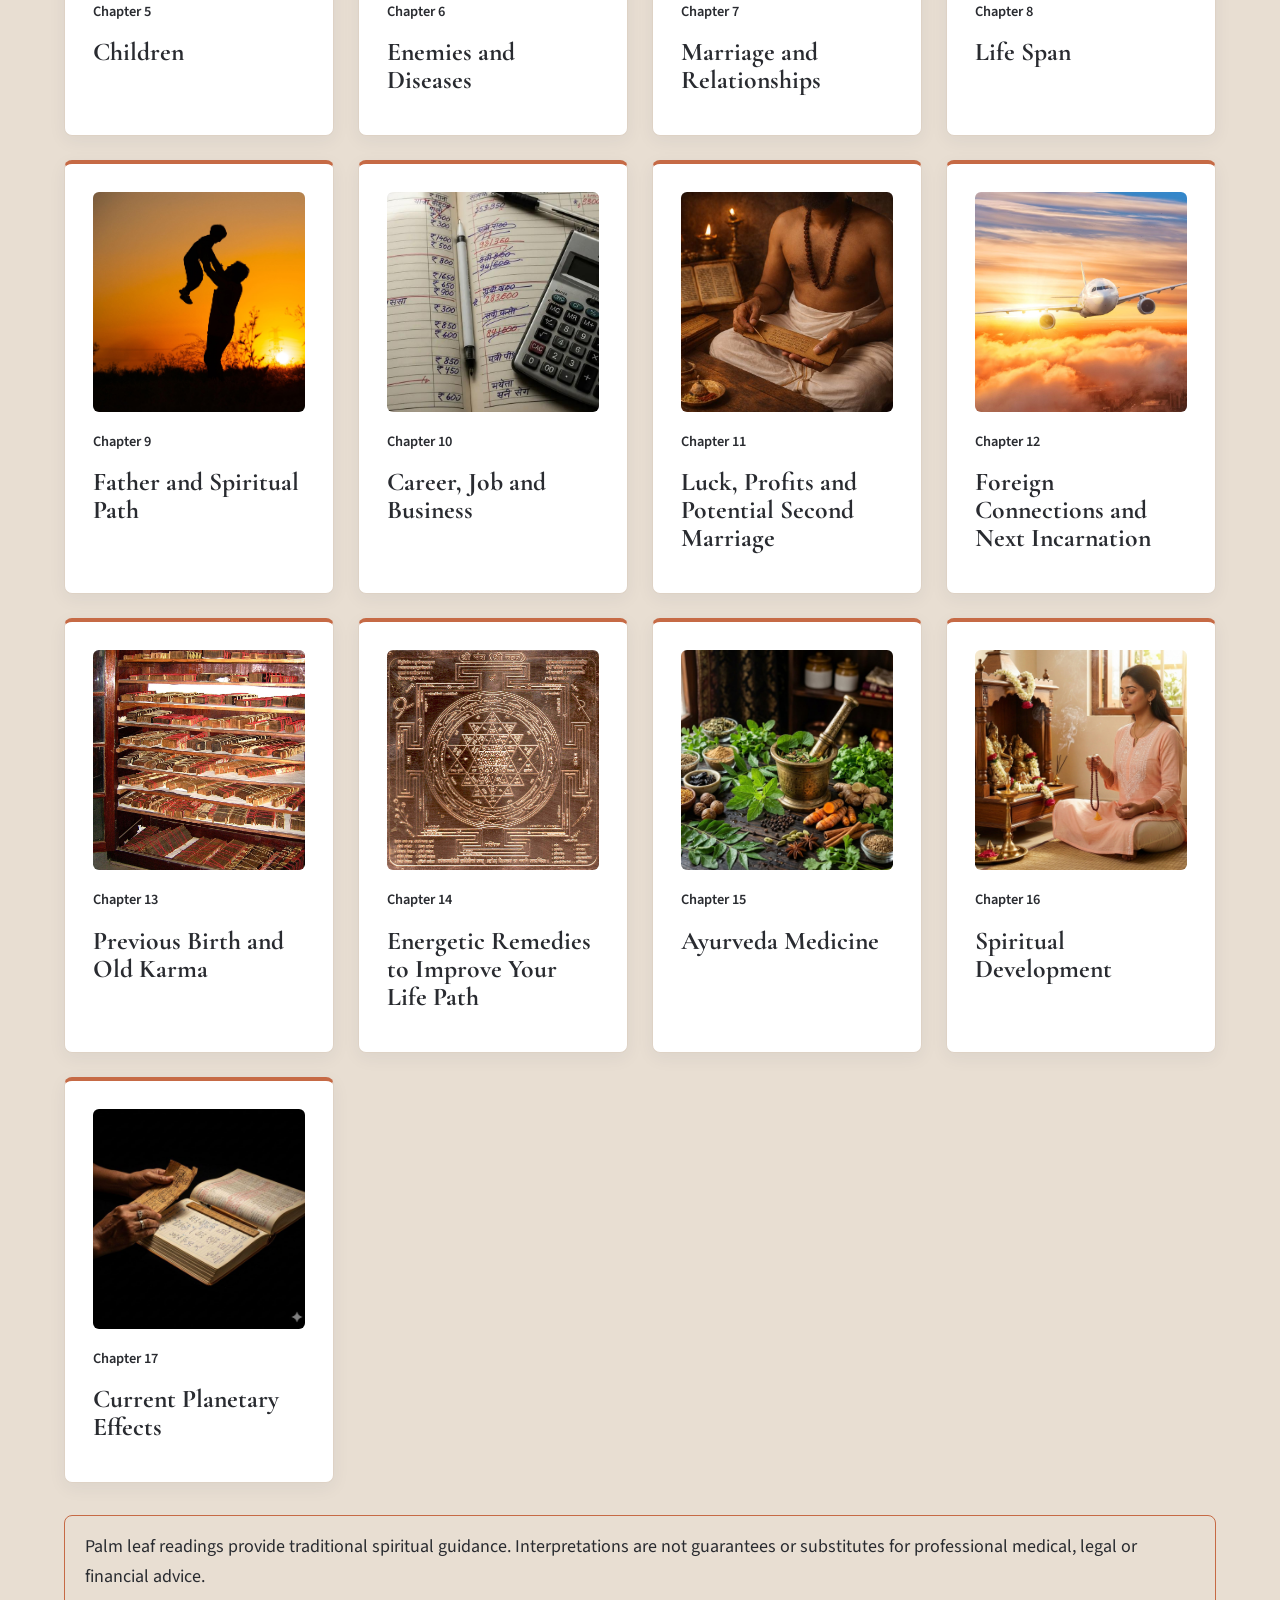
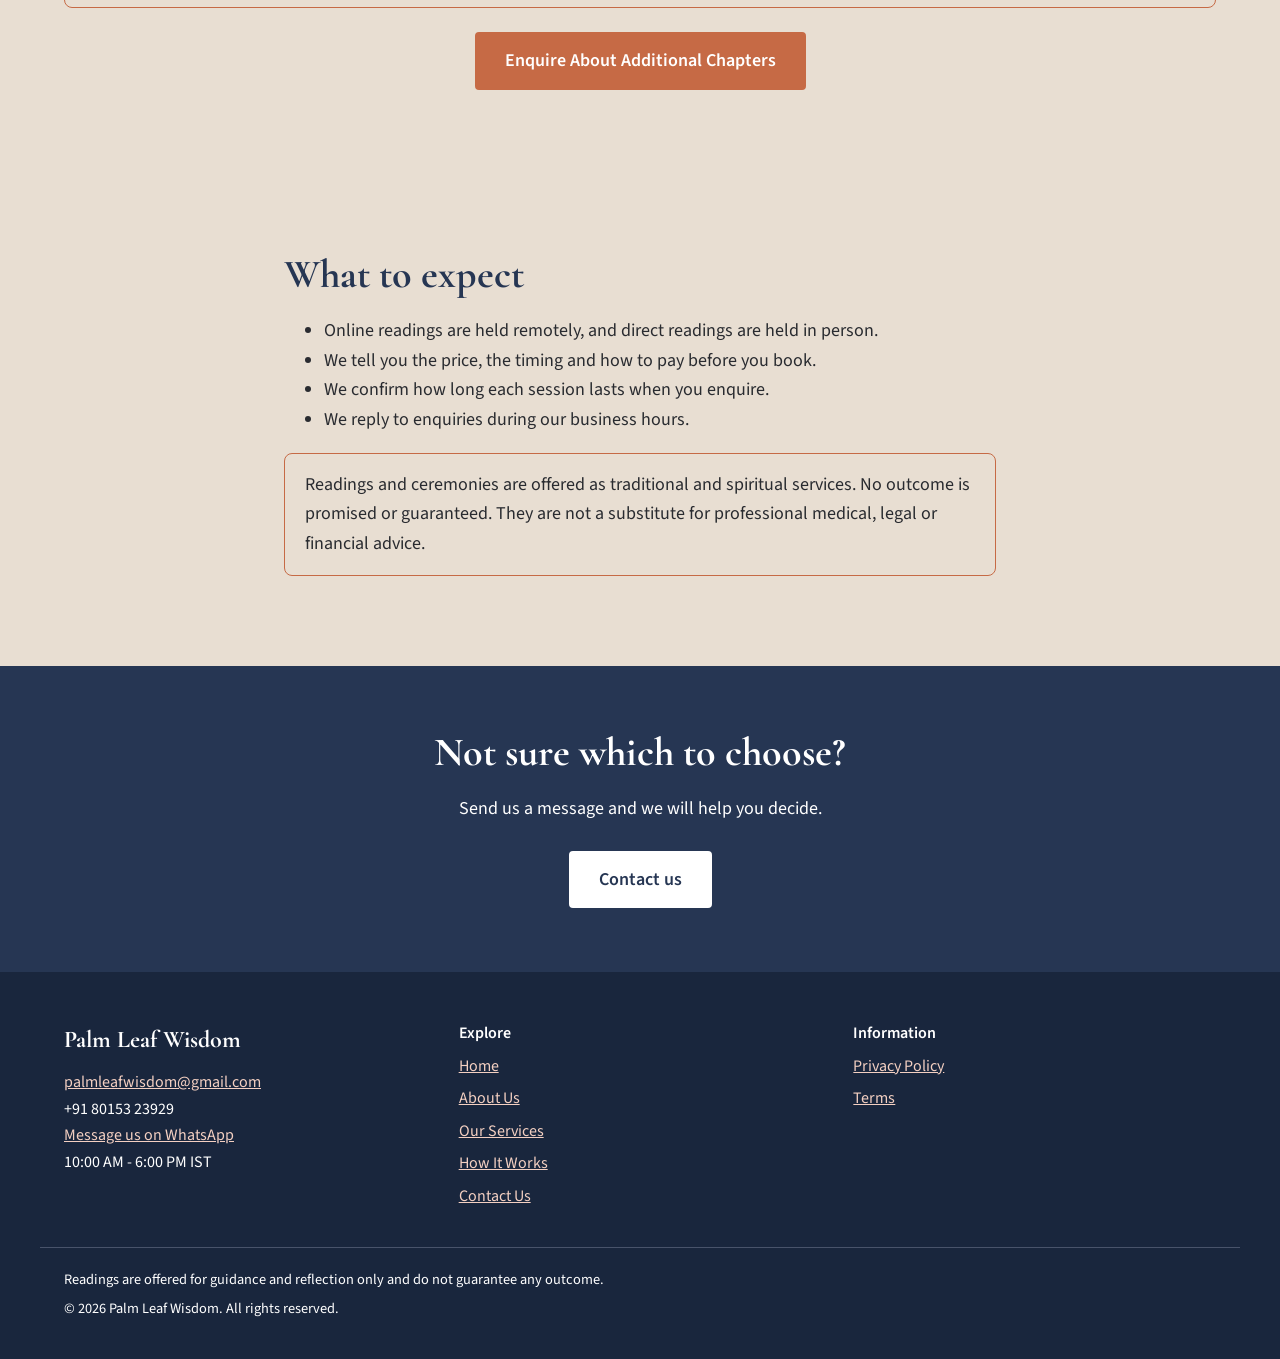
<file: services.html>
<!DOCTYPE html>
<html lang="en">
<head>
  <meta charset="utf-8">
  <meta name="viewport" content="width=device-width, initial-scale=1">
 
<title>Palm Leaf Reading Services | Palm Leaf Wisdom</title>
<meta name="description" content="Explore Palm Leaf Wisdom services, including online and in-person palm leaf readings, additional chapters, homa, pooja, and mantra and yantra services.">
  <link rel="icon" href="favicon.svg" type="image/svg+xml">
  <link rel="preconnect" href="https://fonts.googleapis.com">
  <link rel="preconnect" href="https://fonts.gstatic.com" crossorigin>
  <link href="https://fonts.googleapis.com/css2?family=Cormorant+Garamond:wght@600;700&family=Source+Sans+3:wght@400;600&display=swap" rel="stylesheet">
  <link rel="stylesheet" href="css/styles.css">
</head>
<body>
  <a class="skip-link" href="#main">Skip to main content</a>

  <header id="site-header">
    <!-- Menu is built by js/layout.js. This simple menu shows if JavaScript is off. -->
    <noscript>
      <nav aria-label="Main menu" class="container">
        <a href="index.html">Home</a> | <a href="about.html">About Us</a> | <a href="services.html">Our Services</a> |
        <a href="how-it-works.html">How It Works</a> | <a href="contact.html">Contact Us</a>
      </nav>
    </noscript>
  </header>

  <main id="main">

    <section class="page-hero">
      <div class="container">
        <h1>Our Services</h1>
        <p class="lead narrow">Choose the service that suits you. Readings and ceremonies are offered for guidance and reflection, and no outcome is guaranteed.</p>
      </div>
    </section>

    <section class="section">
      <div class="container">
        <h2 class="section-title">Available services</h2>
        <div class="cards" id="services-list">
          <noscript><p>Please enable JavaScript to see the list of services, or contact us for details.</p></noscript>
        </div>
        <p class="narrow center" style="margin-top:32px">Prices are confirmed when you send an enquiry. Please contact us to find out the cost of any service.</p>
      </div>
    </section>
    
<section class="section section-tint" id="additional-chapters">
  <div class="container">
    <h2 class="section-title">Explore the Additional Chapters</h2>
    <p class="lead narrow">
      Each chapter explores a particular area of life through the
      traditional palm leaf reading. Chapters 1 and 14 are included
      in the main reading. Please contact us to confirm availability
      and details for other chapters.
    </p>

    <div class="cards" id="chapters-list">
      <noscript>
        <p>Please enable JavaScript to view the chapter list.</p>
      </noscript>
    </div>

    <p class="notice">
      Palm leaf readings provide traditional spiritual guidance.
      Interpretations are not guarantees or substitutes for
      professional medical, legal or financial advice.
    </p>

   <p class="center">
  <a
    class="button"
    href="https://wa.me/918015323929?text=Hello%2C%20I%20would%20like%20to%20enquire%20about%20the%20additional%20chapters%20available%20from%20my%20identified%20palm%20leaf."
    target="_blank"
    rel="noopener"
  >Enquire About Additional Chapters</a>
</p>
  </div>
</section>


    <section class="section section-tint">
      <div class="container narrow">
        
        <h2>What to expect</h2>
        <ul>
          <li>Online readings are held remotely, and direct readings are held in person.</li>
          <li>We tell you the price, the timing and how to pay before you book.</li>
          <li>We confirm how long each session lasts when you enquire.</li>
          <li>We reply to enquiries during our business hours.</li>
        </ul>
        <p class="notice">Readings and ceremonies are offered as traditional and spiritual services. No outcome is promised or guaranteed. They are not a substitute for professional medical, legal or financial advice.</p>
      </div>
    </section>

    <section class="cta-band">
      <div class="container">
        <h2>Not sure which to choose?</h2>
        <p>Send us a message and we will help you decide.</p>
        <a class="button button-light" href="contact.html">Contact us</a>
      </div>
    </section>

  </main>

  <footer id="site-footer">
    <!-- Footer is built by js/layout.js -->
    <noscript>
      <div class="container">
        <p><a href="privacy.html">Privacy Policy</a> | <a href="terms.html">Terms</a></p>
      </div>
    </noscript>
  </footer>

  <script src="js/config.js"></script>
  <script src="js/layout.js"></script>
</body>
</html>
</file>
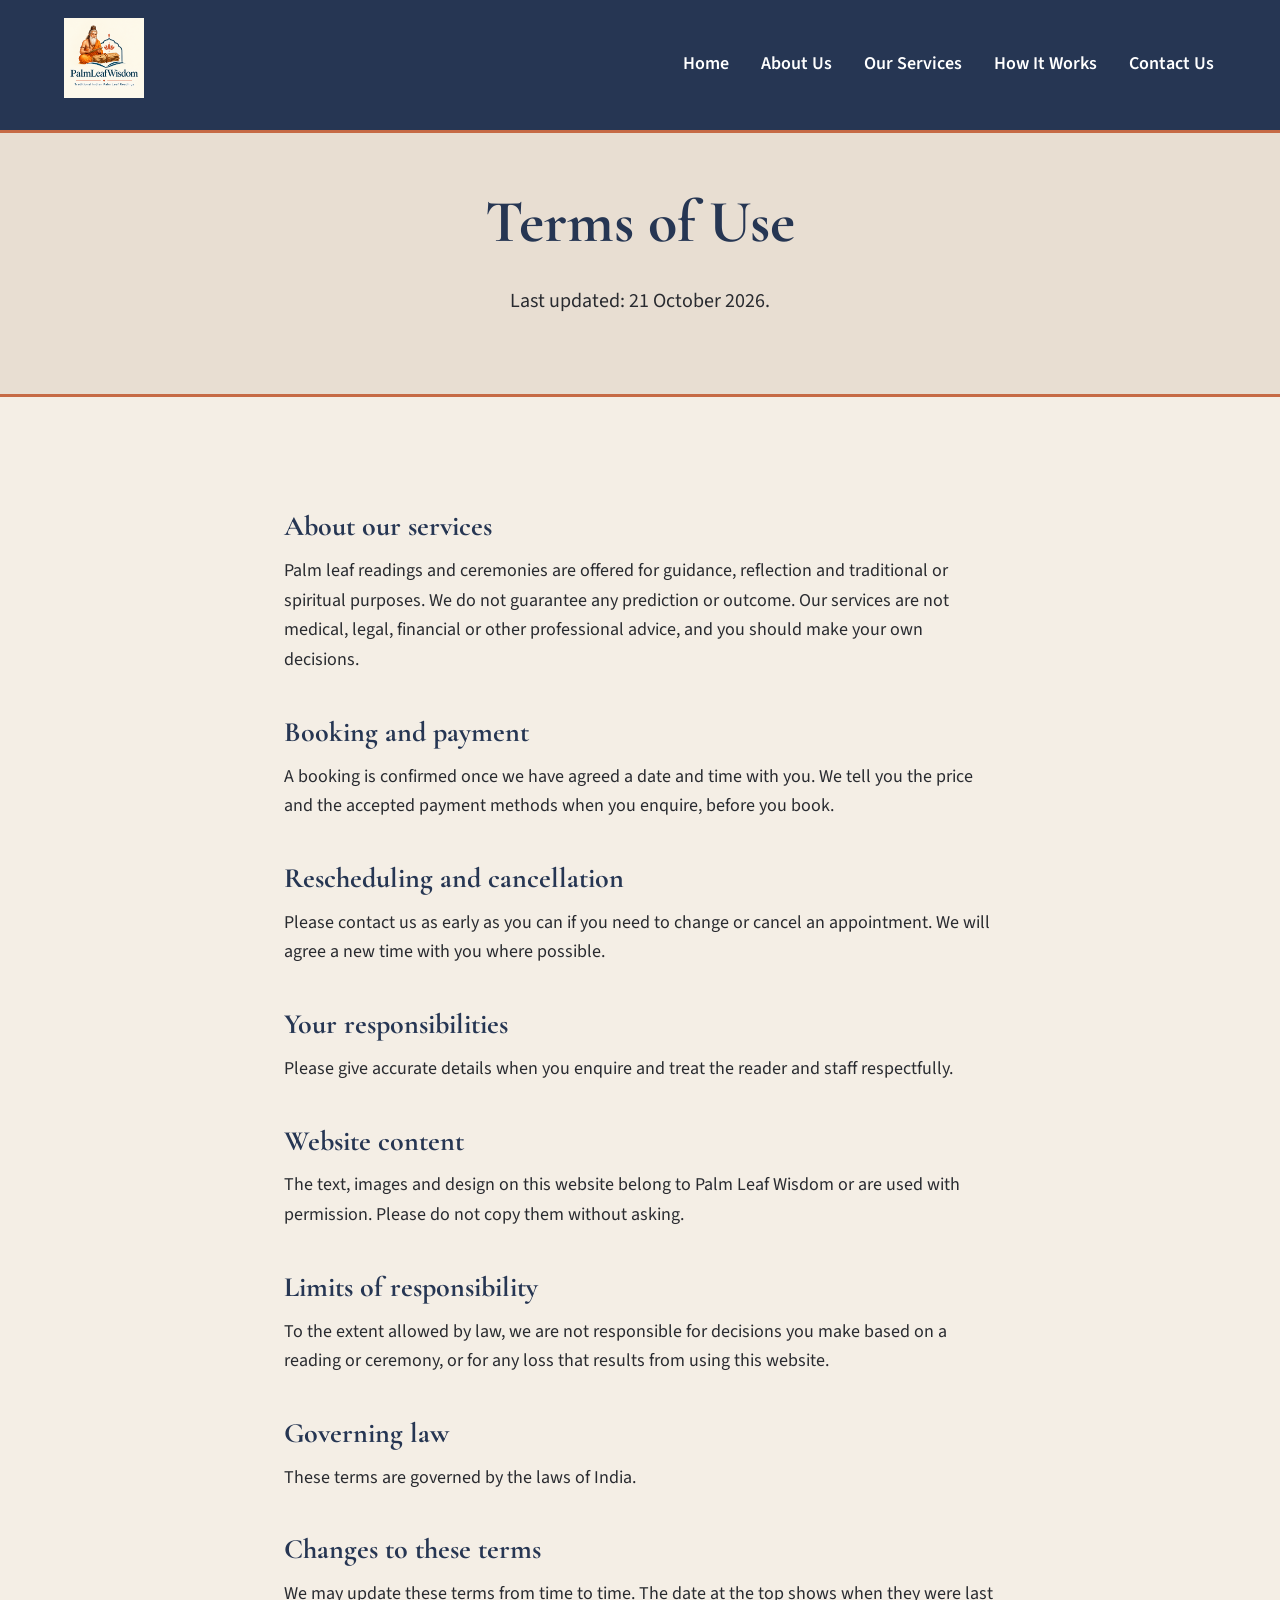
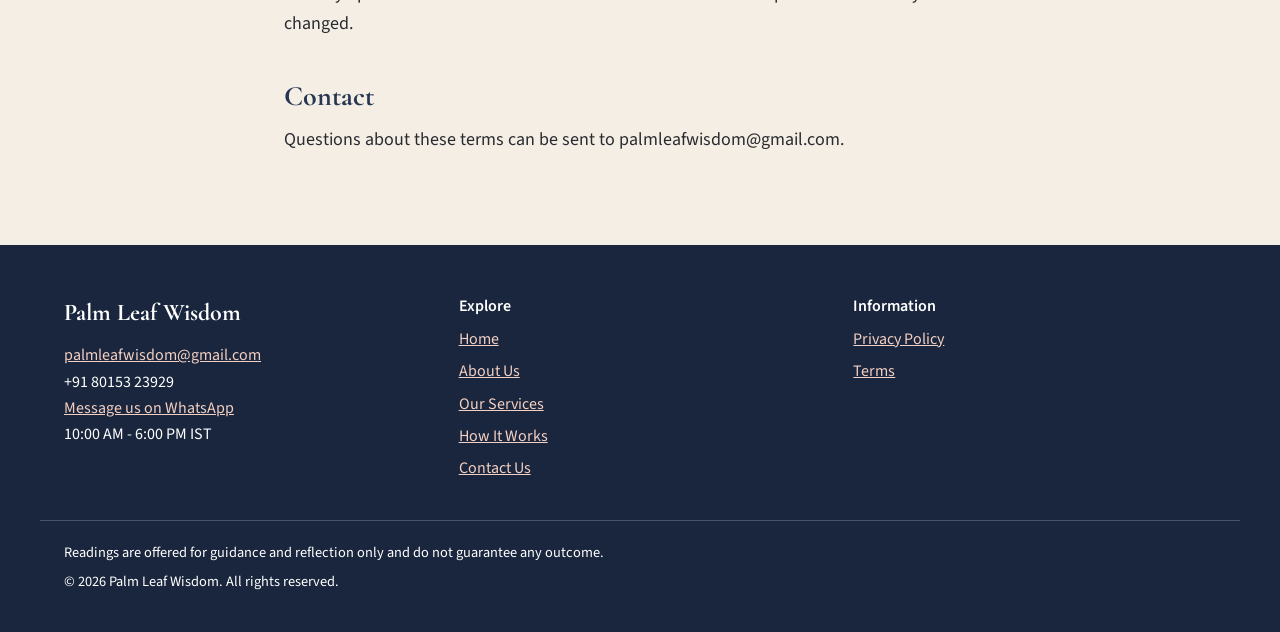
<file: terms.html>
<!DOCTYPE html>
<html lang="en">
<head>
  <meta charset="utf-8">
  <meta name="viewport" content="width=device-width, initial-scale=1">
  <title>Terms of Use | Palm Leaf Wisdom</title>
  <meta name="description" content="Draft terms of use covering how readings are offered, booking, payment and cancellation.">
  <link rel="icon" href="favicon.svg" type="image/svg+xml">
  <link rel="preconnect" href="https://fonts.googleapis.com">
  <link rel="preconnect" href="https://fonts.gstatic.com" crossorigin>
  <link href="https://fonts.googleapis.com/css2?family=Cormorant+Garamond:wght@600;700&family=Source+Sans+3:wght@400;600&display=swap" rel="stylesheet">
  <link rel="stylesheet" href="css/styles.css">
</head>
<body>
  <a class="skip-link" href="#main">Skip to main content</a>

  <header id="site-header">
    <!-- Menu is built by js/layout.js. This simple menu shows if JavaScript is off. -->
    <noscript>
      <nav aria-label="Main menu" class="container">
        <a href="index.html">Home</a> | <a href="about.html">About Us</a> | <a href="services.html">Our Services</a> |
        <a href="how-it-works.html">How It Works</a> | <a href="contact.html">Contact Us</a>
      </nav>
    </noscript>
  </header>

  <main id="main">

    <section class="page-hero">
      <div class="container">
        <h1>Terms of Use</h1>
        <p class="lead narrow">Last updated: 21 October 2026.</p>
      </div>
    </section>

    <section class="section">
      <div class="container prose">
        <h2>About our services</h2>
        <p>Palm leaf readings and ceremonies are offered for guidance, reflection and traditional or spiritual purposes. We do not guarantee any prediction or outcome. Our services are not medical, legal, financial or other professional advice, and you should make your own decisions.</p>

        <h2>Booking and payment</h2>
        <p>A booking is confirmed once we have agreed a date and time with you. We tell you the price and the accepted payment methods when you enquire, before you book.</p>

        <h2>Rescheduling and cancellation</h2>
        <p>Please contact us as early as you can if you need to change or cancel an appointment. We will agree a new time with you where possible.</p>

        <h2>Your responsibilities</h2>
        <p>Please give accurate details when you enquire and treat the reader and staff respectfully.</p>

        <h2>Website content</h2>
        <p>The text, images and design on this website belong to Palm Leaf Wisdom or are used with permission. Please do not copy them without asking.</p>

        <h2>Limits of responsibility</h2>
        <p>To the extent allowed by law, we are not responsible for decisions you make based on a reading or ceremony, or for any loss that results from using this website.</p>

        <h2>Governing law</h2>
        <p>These terms are governed by the laws of India.</p>

        <h2>Changes to these terms</h2>
        <p>We may update these terms from time to time. The date at the top shows when they were last changed.</p>

        <h2>Contact</h2>
        <p>Questions about these terms can be sent to palmleafwisdom@gmail.com.</p>
      </div>
    </section>

  </main>

  <footer id="site-footer">
    <!-- Footer is built by js/layout.js -->
    <noscript>
      <div class="container">
        <p><a href="privacy.html">Privacy Policy</a> | <a href="terms.html">Terms</a></p>
      </div>
    </noscript>
  </footer>

  <script src="js/config.js"></script>
  <script src="js/layout.js"></script>
</body>
</html>
</file>
<file: css/styles.css>
/* ==========================================================
   styles.css  -  one stylesheet shared by every page
   To change the colors, edit the values in :root below.
   ========================================================== */


:root {
  /* Palm Leaf Wisdom — Indigo & Terracotta */
  --ivory: #F4EEE5;
  --ivory-deep: #E8DED2;
  --leaf: #F0D2C3;

  --green: #263653;
  --green-dark: #19263D;

  --brown: #292B30;
  --brown-soft: #51545B;

  --gold: #C66A45;
  --gold-text: #98452E;
  --gold-light: #F4D0C2;

  --white: #FFFFFF;

  --font-heading: "Cormorant Garamond", Georgia, "Times New Roman", serif;
  --font-body: "Source Sans 3", system-ui, -apple-system, "Segoe UI", Roboto, Arial, sans-serif;
}


/* ---------- Base ---------- */
*, *::before, *::after { box-sizing: border-box; }

body {
  margin: 0;
  background: var(--ivory);
  color: var(--brown);
  font-family: var(--font-body);
  font-size: 1.125rem;
  line-height: 1.65;
  overflow-wrap: anywhere; /* lets long emails wrap on very small phones */
}

img { max-width: 100%; height: auto; }

h1, h2, h3 {
  font-family: var(--font-heading);
  line-height: 1.1;
  margin: 0 0 0.5em;
}
h1 { font-size: clamp(2.4rem, 6vw, 3.75rem); }
h2 { font-size: clamp(1.9rem, 4vw, 2.5rem); color: var(--green); }
h3 { font-size: 1.6rem; }
p { margin: 0 0 1em; }

a { color: var(--green); }
a:hover { color: var(--gold-text); }

:focus-visible {
  outline: 3px solid var(--gold);
  outline-offset: 3px;
}

.container { max-width: 1200px; margin: 0 auto; padding: 0 24px; }
.section { padding: 72px 0; }
.section-tint { background: var(--ivory-deep); }
.center { text-align: center; }
.narrow { max-width: 760px; margin-left: auto; margin-right: auto; }

.skip-link {
  position: absolute;
  left: -999px;
  top: 8px;
  background: var(--green);
  color: var(--white);
  padding: 10px 16px;
  z-index: 100;
}
.skip-link:focus { left: 8px; color: var(--white); }

/* ---------- Header and menu ---------- */
.site-header { border-bottom: 1px solid var(--gold); background: var(--ivory); }
.header-inner {
  display: flex;
  flex-wrap: wrap;
  align-items: center;
  justify-content: space-between;
  gap: 12px 24px;
  padding-top: 18px;
  padding-bottom: 18px;
}
.brand {
  font-family: var(--font-heading);
  font-weight: 700;
  font-size: 1.75rem;
  color: var(--green);
  text-decoration: none;
}
.brand img {
  height: 82px;
  width: auto;
  max-width: 220px;
  object-fit: contain;
}
.site-nav ul { list-style: none; margin: 0; padding: 0; display: flex; flex-wrap: wrap; gap: 8px 28px; }
.site-nav a {
  display: inline-block;
  padding: 8px 2px;
  font-weight: 600;
  color: var(--brown);
  text-decoration: none;
  border-bottom: 2px solid transparent;
}
.site-nav a:hover { color: var(--gold-text); border-bottom-color: var(--gold); }
.site-nav a[aria-current="page"] { border-bottom-color: var(--gold); }

.nav-toggle {
  display: none;
  min-height: 44px;
  padding: 8px 18px;
  background: transparent;
  color: var(--green);
  border: 2px solid var(--green);
  border-radius: 4px;
  font: inherit;
  font-weight: 600;
  cursor: pointer;
}

@media (max-width: 760px) {
  .nav-toggle { display: inline-block; }
  .site-nav { display: none; width: 100%; }
  .site-nav.open { display: block; }
  .site-nav ul { flex-direction: column; gap: 0; }
  .site-nav a { display: block; padding: 12px 0; border-bottom: 1px solid var(--leaf); }
}

/* ---------- Buttons ---------- */
.button {
  display: inline-block;
  min-height: 44px;
  padding: 12px 28px;
  background: var(--green);
  color: var(--white);
  border: 2px solid var(--green);
  border-radius: 4px;
  font: inherit;
  font-weight: 600;
  text-decoration: none;
  text-align: center;
  cursor: pointer;
}
.button:hover { background: var(--green-dark); border-color: var(--green-dark); color: var(--white); }
.button-outline { background: transparent; color: var(--green); }
.button-outline:hover { background: var(--green); color: var(--white); }
.button-light { background: var(--ivory); border-color: var(--ivory); color: var(--green-dark); }
.button-light:hover { background: var(--white); border-color: var(--white); color: var(--green-dark); }
.button-row { display: flex; flex-wrap: wrap; gap: 16px; }

/* ---------- Hero ---------- */
.hero { padding: 72px 0; }
.hero-inner { display: flex; flex-wrap: wrap; align-items: center; gap: 48px; }
.hero-text { flex: 1 1 420px; }
.hero-text p { max-width: 520px; }
.hero-text .lead { margin-bottom: 1.8em; }
.hero-image {
  flex: 1 1 360px;
  margin: 0;
  border: 1px solid var(--gold);
  border-radius: 6px;
  overflow: hidden;
  background: var(--leaf);
}
.hero-image img { display: block; width: 100%; }

.divider { display: block; width: 100%; max-width: 640px; margin: 0 auto 20px; }

/* ---------- Cards, steps ---------- */
.cards {
  display: grid;
  grid-template-columns: repeat(auto-fit, minmax(250px, 1fr));
  gap: 24px;
}
.card {
  background: var(--white);
  border: 1px solid #D9C99A;
  border-top: 3px solid var(--gold);
  border-radius: 4px;
  padding: 28px;
}
.card p:last-child { margin-bottom: 0; }
.price { font-weight: 600; color: var(--gold-text); }

.steps {
  list-style: none;
  margin: 0;
  padding: 0;
  display: grid;
  grid-template-columns: repeat(auto-fit, minmax(220px, 1fr));
  gap: 32px;
  counter-reset: step;
}
.steps li { counter-increment: step; }
.steps li::before {
  content: counter(step);
  display: block;
  font-family: var(--font-heading);
  font-size: 2.75rem;
  line-height: 1;
  color: var(--gold-text);
}
.steps h3 { font-size: 1.35rem; font-family: var(--font-body); font-weight: 600; margin-bottom: 0.25em; }

.section-title { margin-bottom: 40px; text-align: center; }
.section-link { margin-top: 32px; text-align: center; }

/* ---------- Call to action band ---------- */
.cta-band { background: var(--green); color: var(--white); padding: 64px 0; text-align: center; }
.cta-band h2 { color: var(--white); }
.cta-band p { max-width: 560px; margin-left: auto; margin-right: auto; margin-bottom: 1.5em; }

/* ---------- Footer ---------- */
.site-footer { background: var(--brown); color: var(--ivory-deep); padding: 48px 0 32px; font-size: 1rem; }
.site-footer a { color: var(--ivory-deep); }
.site-footer a:hover { color: var(--gold-light); }
.footer-grid { display: grid; grid-template-columns: repeat(auto-fit, minmax(220px, 1fr)); gap: 32px; }
.footer-brand { font-family: var(--font-heading); font-weight: 700; font-size: 1.5rem; margin-bottom: 0.4em; }
.footer-heading { font-weight: 600; margin-bottom: 0.4em; }
.site-footer ul { list-style: none; margin: 0; padding: 0; }
.site-footer li { margin-bottom: 6px; }
.footer-note { margin-top: 32px; padding-top: 20px; border-top: 1px solid var(--brown-soft); font-size: 0.9rem; }
.footer-note p { margin-bottom: 0.4em; }

/* ---------- Inner pages (used from Stage 3) ---------- */
.page-hero { background: var(--ivory-deep); padding: 56px 0; text-align: center; border-bottom: 1px solid var(--gold); }
.page-hero h1 { color: var(--green); }
.prose { max-width: 760px; margin: 0 auto; }
.prose h2 { margin-top: 1.5em; }
.notice { background: var(--ivory-deep); border: 1px solid var(--gold); border-radius: 4px; padding: 16px 20px; }

details { background: var(--white); border: 1px solid #D9C99A; border-radius: 4px; margin-bottom: 12px; }
summary { cursor: pointer; padding: 16px 20px; font-weight: 600; min-height: 44px; }
details p { padding: 0 20px; }

/* ---------- Form (used from Stage 4) ---------- */
.form-field { margin-bottom: 20px; }
label { display: block; font-weight: 600; margin-bottom: 6px; }
input, select, textarea {
  width: 100%;
  min-height: 44px;
  padding: 10px 12px;
  background: var(--white);
  color: var(--brown);
  border: 1px solid var(--brown-soft);
  border-radius: 4px;
  font: inherit;
}
textarea { min-height: 140px; resize: vertical; }
.error-text { color: #9B2C2C; font-size: 0.95rem; margin-top: 4px; }

/* ---------- Motion preferences ---------- */
@media (prefers-reduced-motion: reduce) {
  * { scroll-behavior: auto !important; transition: none !important; animation: none !important; }
}

/* ---------- Layout helpers for Stage 3 pages ---------- */
.two-col {
  display: grid;
  grid-template-columns: repeat(auto-fit, minmax(min(300px, 100%), 1fr));
  gap: 48px;
  align-items: start;
}
.lead { font-size: 1.25rem; }
.image-placeholder {
  display: flex;
  align-items: center;
  justify-content: center;
  min-height: 280px;
  padding: 24px;
  text-align: center;
  background: var(--leaf);
  border: 2px dashed var(--gold);
  border-radius: 6px;
  color: var(--brown-soft);
  font-size: 1rem;
}
.contact-list { list-style: none; margin: 0 0 1.5em; padding: 0; }
.contact-list li { margin-bottom: 12px; }
.prose h2 { font-size: 1.75rem; }

/* ---------- Form messages (Stage 4) ---------- */
.hp { position: absolute; left: -9999px; height: 0; overflow: hidden; }
input[aria-invalid="true"], select[aria-invalid="true"], textarea[aria-invalid="true"] { border: 2px solid #9B2C2C; }
.form-message { padding: 16px 20px; border-radius: 4px; margin-bottom: 20px; font-weight: 600; }
.form-success { background: #E7F0E9; border: 1px solid var(--green); color: var(--green-dark); }
.form-error { background: #F8E8E8; border: 1px solid #9B2C2C; color: #7A2020; }

/* ---------- Palm Leaf Wisdom: Indigo & Terracotta redesign ---------- */

.site-header {
  background: var(--green);
  border-bottom: 3px solid var(--gold);
}

.brand {
  color: var(--white);
}

.site-nav a {
  color: var(--white);
}

.site-nav a:hover,
.site-nav a[aria-current="page"] {
  color: var(--gold-light);
  border-bottom-color: var(--gold);
}

.nav-toggle {
  color: var(--white);
  border-color: var(--gold-light);
}

.nav-toggle:hover {
  background: var(--green-dark);
}

.button {
  background: var(--gold);
  border-color: var(--gold);
  color: var(--white);
}

.button:hover {
  background: var(--gold-text);
  border-color: var(--gold-text);
  color: var(--white);
}

.button-outline {
  background: transparent;
  color: var(--green);
  border-color: var(--green);
}

.button-outline:hover {
  background: var(--green);
  border-color: var(--green);
  color: var(--white);
}

.button-light {
  background: var(--white);
  border-color: var(--white);
  color: var(--green);
}

.button-light:hover {
  background: var(--ivory-deep);
  border-color: var(--ivory-deep);
  color: var(--green-dark);
}

.hero-image {
  border-color: var(--gold);
  background: var(--ivory-deep);
}

.card {
  border: 1px solid #DED2C5;
  border-top: 4px solid var(--gold);
  border-radius: 8px;
  box-shadow: 0 5px 18px rgba(38, 54, 83, 0.06);
}

.cta-band {
  background: var(--green);
}

.cta-band h2 {
  color: var(--white);
}

.site-footer {
  background: var(--green-dark);
  color: var(--white);
}

.site-footer a {
  color: var(--gold-light);
}

.site-footer a:hover {
  color: var(--white);
}

.footer-note {
  border-top-color: #48536A;
}

.page-hero {
  background: var(--ivory-deep);
  border-bottom: 3px solid var(--gold);
}

.page-hero h1,
h2 {
  color: var(--green);
}

.notice {
  background: var(--ivory-deep);
  border-color: var(--gold);
  border-radius: 8px;
}

details {
  border-color: #DED2C5;
  border-radius: 8px;
}

input, select, textarea {
  border-color: #A8A09A;
}

input:focus, select:focus, textarea:focus {
  outline: 2px solid var(--green);
  outline-offset: 2px;
}

@media (max-width: 760px) {
  .site-nav {
    background: var(--green);
  }

  .site-nav a {
    border-bottom-color: #48536A;
  }
}

/* Logo size adjustment */
.brand img,
.site-header .logo img,
.site-header img {
  max-height: 70px;
  width: auto;
  max-width: 240px;
  object-fit: contain;
}

@media (max-width: 760px) {
  .brand img,
  .site-header .logo img,
  .site-header img {
    max-height: 50px;
    max-width: 180px;
  }
}


/* Service and chapter images */
.service-image {
  display: block;
  width: 100%;
  height: 220px;
  object-fit: cover;
  border-radius: 6px;
  margin-bottom: 18px;
}

.service-card,
.chapter-card {
  overflow: hidden;
}

.service-card .button {
  margin-top: 12px;
}

.chapter-number,
.chapter-status {
  font-size: 0.9rem;
  font-weight: 600;
}

.chapter-status {
  color: var(--gold-text);
}

#chapters-list {
  align-items: stretch;
}

/* Palm leaf reading gallery */
.reading-photos {
  grid-template-columns: repeat(2, minmax(0, 1fr));
  gap: 20px;
}

.reading-photos figure {
  margin: 0;
  overflow: hidden;
}

.reading-photos img {
  display: block;
  width: 100%;
  height: 280px;
  object-fit: contain;
  border-radius: 8px;
}


@media (max-width: 600px) {
  .reading-photos {
    grid-template-columns: 1fr;
  }

  .reading-photos img {
    height: auto;
    max-height: 360px;
  }
}
#additional-chapters .notice { margin-top: 32px; }
#additional-chapters .center { margin-top: 24px; }

/* Logo size: change only the two numbers */
.site-header .brand img {
  height: 80px;
  max-height: 80px;
  width: auto;
  max-width: none;
}
@media (max-width: 760px) {
  .site-header .brand img {
    height: 56px;
    max-height: 56px;
  }
}
.chapter-enquiry { display: none; }
/* Reading photos: no white box, the photos float on the background */
.reading-photos figure.card {
  display: flex;
  justify-content: center;
  align-items: center;
  padding: 0;
  background: transparent;
  border: 0;
  border-radius: 0;
  box-shadow: none;
}
.reading-photos img {
  width: auto;
  max-width: 100%;
  height: 360px;
  object-fit: contain;
  border-radius: 12px;
  box-shadow: 0 12px 30px rgba(36, 59, 74, 0.25);
}
@media (max-width: 600px) {
  .reading-photos img { height: auto; max-height: 340px; }
}
</file>
